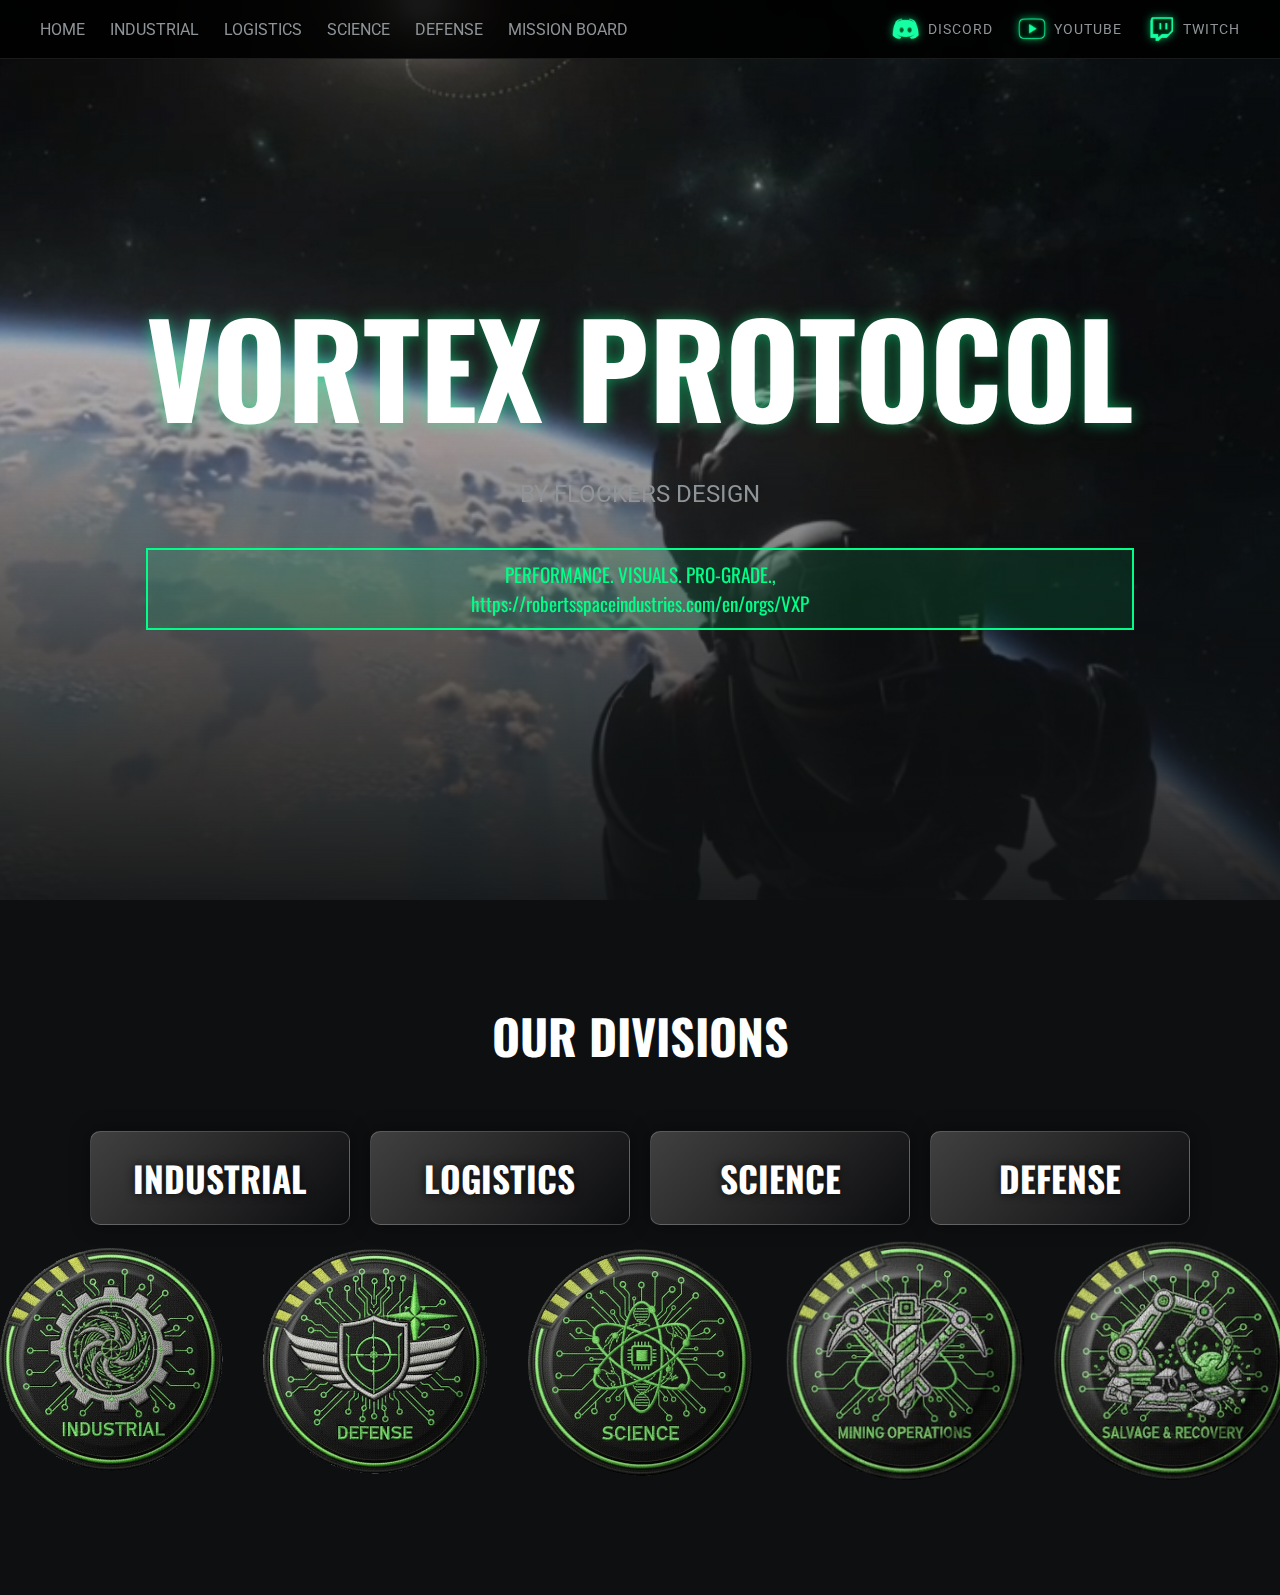
<file: index.html>
<!DOCTYPE html>
<html lang="en">
<head>
    <meta charset="UTF-8">
    <meta name="viewport" content="width=device-width, initial-scale=1.0">
    <title>VORTEX PROTOCOL</title>
    <link rel="stylesheet" href="./CSS/Style.css">
    <link href="https://fonts.googleapis.com/css2?family=Oswald:wght@400;700&family=Roboto:wght@300;400;700&display=swap" rel="stylesheet">
</head>
<body>
<header class="navbar">
    <div class="navbar-left">
      <!--   <a href="index.html" class="logo">VORTEX PROTOCOL</a> -->

        <!-- Hamburger button -->
        <button class="hamburger" aria-label="Toggle menu">
            <span></span>
            <span></span>
            <span></span>
        </button>

        <nav>
            <ul>
                <li><a href="index.html">HOME</a></li>
                <li><a href="industrial.html">INDUSTRIAL</a></li>
                <li><a href="#">LOGISTICS</a></li>
                <li><a href="#">SCIENCE</a></li>
                <li><a href="#">DEFENSE</a></li>
                <li><a href="missionboard.html">MISSION BOARD</a></li>

                <!-- Mobile only social icons -->
                <li class="mobile-socials">
                    <a href="https://discord.gg/DuWnazV4" class="icon-link"><img src="./Images/Discord.png" alt="Discord Icon"><span>DISCORD</span></a>
                    <a href="#" class="icon-link"><img src="./Images/Youtube.png" alt="YouTube Icon"><span>YOUTUBE</span></a>
                    <a href="https://www.twitch.tv/flockersdesign" class="icon-link"><img src="./Images/Twitch.png" alt="Twitch Icon"><span>TWITCH</span></a>
                </li>
            </ul>
        </nav>
    </div>

    <!-- Desktop social icons (right side) -->
    <div class="navbar-right">
        <a href="https://discord.gg/DuWnazV4" class="icon-link"><img src="./Images/Discord.png" alt="Discord Icon"><span>DISCORD</span></a>
        <a href="#" class="icon-link"><img src="./Images/Youtube.png" alt="YouTube Icon"><span>YOUTUBE</span></a>
        <a href="https://www.twitch.tv/flockersdesign" class="icon-link"><img src="./Images/Twitch.png" alt="Twitch Icon"><span>TWITCH</span></a>
    </div>
</header>

<main>
    <!-- Hero Section -->
    <section class="hero-section">
        <video autoplay muted loop playsinline id="bg-video">
            <source src="./movies/BGAnim.mp4" type="video/mp4">
            Your browser does not support HTML5 video.
        </video>
        <div class="hero-overlay"></div>
        <div class="hero-content">
            <div class="main-logo-container">
                <p class="large-brand-name">VORTEX PROTOCOL</p>
                <p class="tagline">BY FLOCKERS DESIGN</p>
                <div class="promo-text-box">
                    <p>PERFORMANCE. VISUALS. PRO-GRADE.,<br>https://robertsspaceindustries.com/en/orgs/VXP</p>
                </div>
            </div>
        </div>
    </section>

    <!-- Divisions Section -->
    <section class="divisions-section">
        <h2 class="section-title">OUR DIVISIONS</h2>
        <div class="divisions-grid">
            <a href="#" class="division-card industrial-card">
                <div class="card-default-content"><h3>INDUSTRIAL</h3></div>
                <div class="hover-content">
                    <p>MINING, SALVAGE, & REFINERY OPERATIONS. CORE RESOURCE EXTRACTION AND PROCESSING.</p>

                </div>
            </a>
            <a href="#" class="division-card logistics-card">
                <div class="card-default-content"><h3>LOGISTICS</h3></div>
                <div class="hover-content">
                    <p>CARGO HAULING, TRADE ROUTES, & FLEET RE-SUPPLY. MOVING ASSETS ACROSS THE 'VERSE.</p>

                </div>
            </a>
            <a href="#" class="division-card science-card">
                <div class="card-default-content"><h3>SCIENCE</h3></div>
                <div class="hover-content">
                    <p>EXPLORATION, DATA COLLECTION, & JUMP POINT DISCOVERY. RESEARCH AND DEVELOPMENT.</p>

                </div>
            </a>
            <a href="#" class="division-card defense-card">
                <div class="card-default-content"><h3>DEFENSE</h3></div>
                <div class="hover-content">
                    <p>COMBAT ESCORTS, PATROL ROUTES, & PIRATE INTERDICTION. FLEET ASSET PROTECTION.</p>

                </div>
            </a>
        </div>

        <div class="card-header">
            <img src="./Images/Patches/LOGISTICS-DIVISION.png" alt="Industrial Icon" class="card-icon">               
            <img src="./Images/Patches/INDUSTRIAL-DIVISION.png" alt="Industrial Icon" class="card-icon">
            <img src="./Images/Patches/DEFENSE-DIVISION.png" alt="Industrial Icon" class="card-icon">
            <img src="./Images/Patches/SCIENCE-DIVISION.png" alt="Industrial Icon" class="card-icon">
            <img src="./Images/Patches/Mining-Operation.png" alt="Industrial Icon" class="card-icon">
            <img src="./Images/Patches/Salvage-recovery.png" alt="Industrial Icon" class="card-icon">
            <img src="./Images/Patches/refining-enginering.png" alt="Industrial Icon" class="card-icon">
        </div>
    </section>
</main>

<!-- JS for Hamburger Menu -->
<script>
    const hamburger = document.querySelector('.hamburger');
    const nav = document.querySelector('.navbar-left nav');

    hamburger.addEventListener('click', () => {
        nav.classList.toggle('active');
        hamburger.classList.toggle('open');
    });
</script>
</body>
</html>
</file>
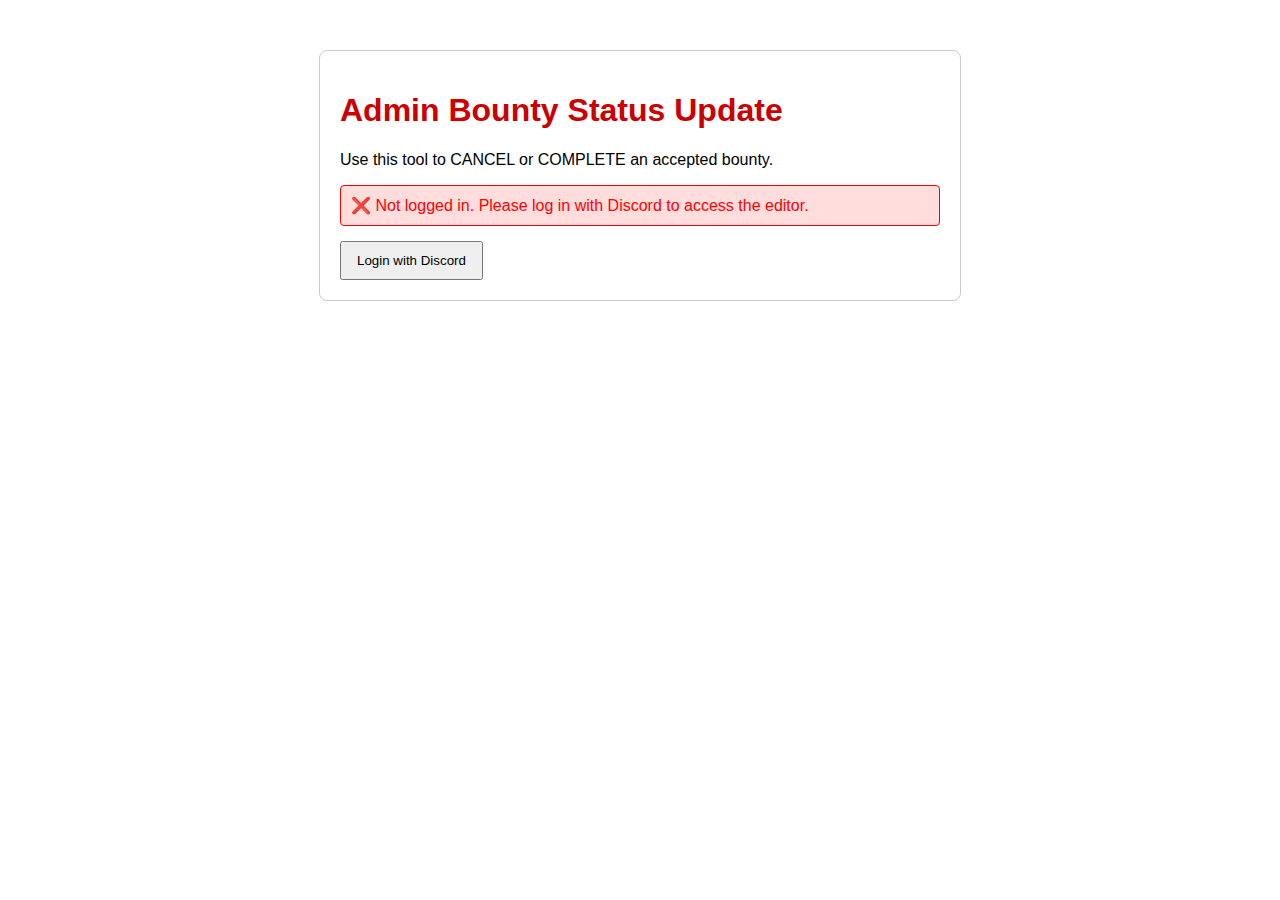
<file: admin.html>
<!DOCTYPE html>
<html lang="en">
<head>
    <meta charset="UTF-8">
    <title>Admin Bounty Editor</title>
    <style>
        /* Optional basic styling for better admin experience */
        body { font-family: sans-serif; max-width: 600px; margin: 50px auto; padding: 20px; border: 1px solid #ccc; border-radius: 8px; }
        h1 { color: #cc0000; }
        .alert { padding: 10px; margin-bottom: 15px; border-radius: 4px; }
        .error { background-color: #fdd; border: 1px solid #f00; color: #f00; }
        .success { background-color: #dfd; border: 1px solid #0f0; color: #070; }
        .login-status { margin-bottom: 20px; font-weight: bold; }
        button { padding: 10px 15px; cursor: pointer; }
    </style>
</head>
<body>
    <h1>Admin Bounty Status Update</h1>
    <p>Use this tool to CANCEL or COMPLETE an accepted bounty.</p>

    <div id="loginStatus" class="login-status"></div>
    <button id="discordLoginBtn" style="display: none;">Login with Discord</button>
    <button id="logoutBtn" style="display: none;">Logout</button>
    
    <div id="formContainer" style="display: none;">
        <form id="statusUpdateForm">
            <label for="bountyId">Bounty Target ID (e.g., Gendo_dk):</label>
            <input type="text" id="bountyId" required><br><br>

            <label for="newStatus">New Status:</label>
            <select id="newStatus" required>
                <option value="CANCELLED">CANCELLED (Bounty re-opens)</option>
                <option value="COMPLETED">COMPLETED (Bounty re-opens)</option>
                <option value="FAILED">FAILED (Bounty stays open, if needed)</option>
            </select><br><br>

            <button type="submit">Update Bounty Status</button>
        </form>
    </div>

    <script>
        // =========================================================================
        // 🚨 1. REQUIRED CONFIGURATION (REPLACE THESE VALUES) 🚨
        // =========================================================================
        const ADMIN_WEBHOOK_URL = 'YOUR_NEW_ADMIN_WEBHOOK_URL_HERE'; // <<< From your Admin Make.com Scenario
        const CLIENT_ID = '849658679774674994';               // <<< From Discord Developer Portal
        const CLIENT_SECRET = 'hQxa2zlLmQgI_yaGnpxNMo6VSiYmi94w';       // <<< From Discord Developer Portal
        const REDIRECT_URI = 'https://erasmusdev.github.io/Vortex-Protocol/admin.html';               // <<< Must match Discord Dev Portal (e.g., http://admin.yourdomain.com/editor.html)
        // =========================================================================

        const API_URL = 'https://discord.com/api/v10';
        const OAUTH_URL = `${API_URL}/oauth2/authorize?client_id=${CLIENT_ID}&response_type=code&redirect_uri=${REDIRECT_URI}&scope=identify`;

        const DISCORD_ID_KEY = 'adminDiscordId';
        const PLAYER_NAME_KEY = 'adminPlayerName';

        const loginStatusDiv = document.getElementById('loginStatus');
        const discordLoginBtn = document.getElementById('discordLoginBtn');
        const logoutBtn = document.getElementById('logoutBtn');
        const formContainer = document.getElementById('formContainer');

        // --- UI STATE MANAGEMENT ---
        function updateUI(isLoggedIn, name) {
            if (isLoggedIn) {
                loginStatusDiv.className = 'alert success';
                loginStatusDiv.textContent = `✅ Logged in as: ${name}. You can update bounties below.`;
                discordLoginBtn.style.display = 'none';
                logoutBtn.style.display = 'inline-block';
                formContainer.style.display = 'block';
            } else {
                loginStatusDiv.className = 'alert error';
                loginStatusDiv.textContent = '❌ Not logged in. Please log in with Discord to access the editor.';
                discordLoginBtn.style.display = 'inline-block';
                logoutBtn.style.display = 'none';
                formContainer.style.display = 'none';
            }
        }

        // --- DISCORD OAUTH LOGIC ---
        discordLoginBtn.addEventListener('click', () => {
            window.location.href = OAUTH_URL;
        });

        logoutBtn.addEventListener('click', () => {
            sessionStorage.removeItem(DISCORD_ID_KEY);
            sessionStorage.removeItem(PLAYER_NAME_KEY);
            window.history.replaceState({}, document.title, REDIRECT_URI);
            updateUI(false);
        });

        async function processLogin() {
            const storedId = sessionStorage.getItem(DISCORD_ID_KEY);
            const storedName = sessionStorage.getItem(PLAYER_NAME_KEY);
            const params = new URLSearchParams(window.location.search);
            const code = params.get('code');

            if (storedId) {
                // User is logged in
                updateUI(true, storedName);
                return;
            }

            if (code) {
                // Exchange code for token (this requires the CLIENT_SECRET)
                try {
                    const tokenResponse = await fetch(`${API_URL}/oauth2/token`, {
                        method: 'POST',
                        headers: { 'Content-Type': 'application/x-www-form-urlencoded' },
                        body: new URLSearchParams({
                            client_id: CLIENT_ID,
                            client_secret: CLIENT_SECRET,
                            grant_type: 'authorization_code',
                            code: code,
                            redirect_uri: REDIRECT_URI
                        })
                    });
                    const tokenData = await tokenResponse.json();

                    if (tokenData.access_token) {
                        const userResponse = await fetch(`${API_URL}/users/@me`, {
                            headers: { 'Authorization': `Bearer ${tokenData.access_token}` }
                        });
                        const userData = await userResponse.json();

                        if (userData.id) {
                            const name = userData.global_name || userData.username;
                            sessionStorage.setItem(PLAYER_NAME_KEY, name);
                            sessionStorage.setItem(DISCORD_ID_KEY, userData.id);

                            // Clean the URL and refresh UI state
                            window.history.replaceState({}, document.title, REDIRECT_URI);
                            updateUI(true, name);
                            return;
                        }
                    }
                } catch (error) {
                    console.error("Login Error:", error);
                    alert("Authentication failed. Check Client ID/Secret.");
                }
            }

            updateUI(false);
        }

        // --- FORM SUBMISSION LOGIC ---
        document.getElementById('statusUpdateForm').addEventListener('submit', async (e) => {
            e.preventDefault();
            
            const adminId = sessionStorage.getItem(DISCORD_ID_KEY);
            if (!adminId) {
                return alert("You must be logged in to submit this form.");
            }

            const bountyId = document.getElementById('bountyId').value.trim();
            const newStatus = document.getElementById('newStatus').value;

            const payload = {
                bounty: bountyId,
                status: newStatus,
                adminId: adminId // <<< Send the verified Discord ID
            };

            try {
                const response = await fetch(ADMIN_WEBHOOK_URL, {
                    method: 'POST',
                    headers: { 'Content-Type': 'application/json' },
                    body: JSON.stringify(payload)
                });

                // This check assumes Make.com will return an HTTP 200/202 if the filter PASSES
                // and might return a 400 if the filter FAILS (which can be hard to control).
                if (response.ok) {
                    alert(`Bounty ${bountyId} status successfully updated to ${newStatus}.`);
                } else {
                    // This is where a failed Make.com filter often ends up.
                    alert("Error updating status. Access Denied (Whitelist check failed) or Webhook Issue.");
                }
            } catch (error) {
                console.error("Fetch error:", error);
                alert("Network error. Could not connect to the update service.");
            }
        });

        // Initialize the login check on page load
        processLogin();
    </script>
</body>
</html>
</file>
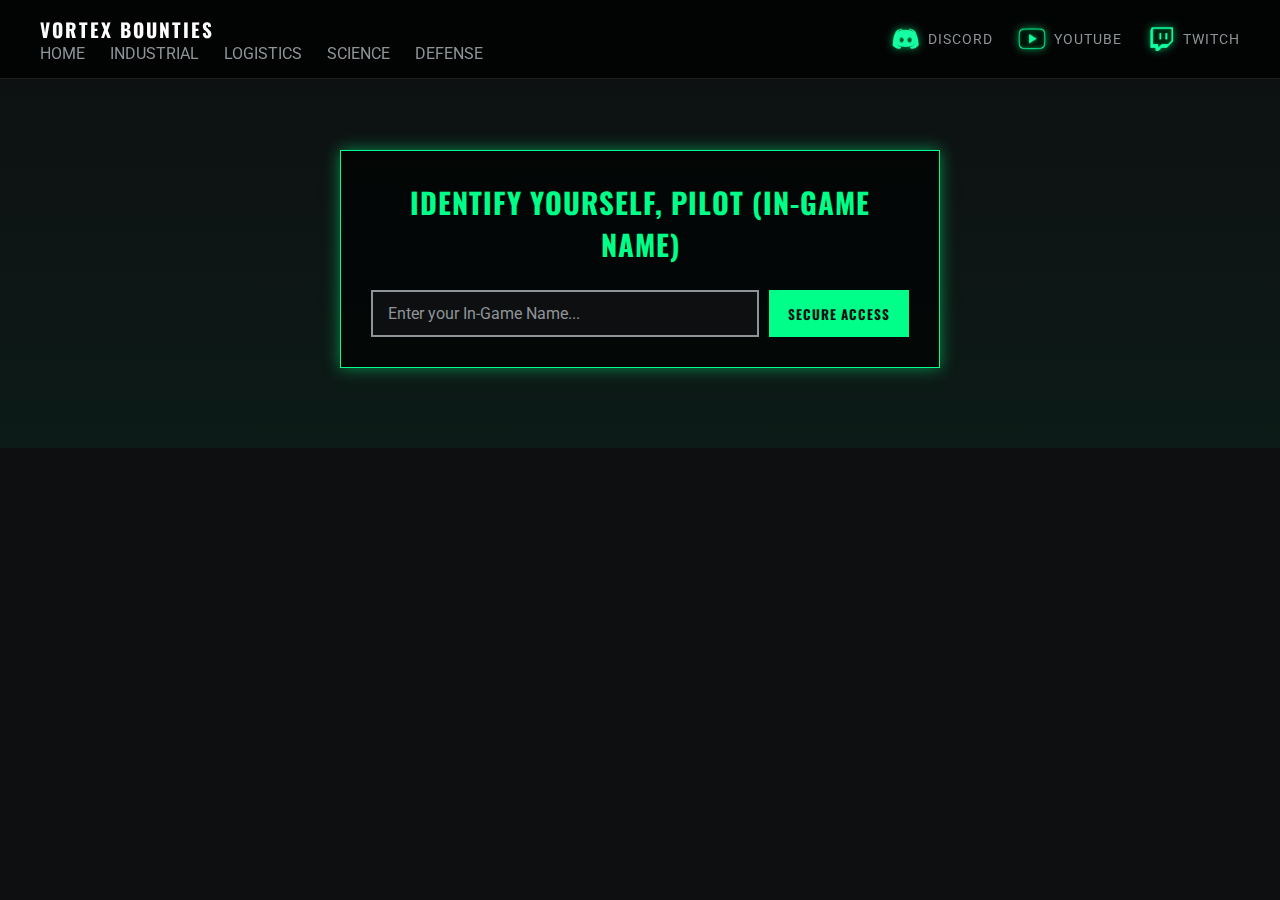
<file: Bountys - Copy.html>
<!DOCTYPE html>
<html lang="en">
<head>
  <meta charset="utf-8" />
  <meta name="viewport" content="width=device-width,initial-scale=1" />
  <title>Bounty Board</title>
  <link rel="stylesheet" href="./CSS/bountyboard.css" />
  <link href="https://fonts.googleapis.com/css2?family=Oswald:wght@400;700&family=Roboto:wght@300;400;700&display=swap" rel="stylesheet" />
</head>
<body>
<header class="navbar">
  <div class="navbar-left">
    <a href="index.html" class="logo">VORTEX BOUNTIES</a>
    <nav>
      <ul>
        <li><a href="index.html">HOME</a></li>
        <li><a href="#">INDUSTRIAL</a></li>
        <li><a href="#">LOGISTICS</a></li>
        <li><a href="#">SCIENCE</a></li>
        <li><a href="#">DEFENSE</a></li>
      </ul>
    </nav>
  </div>
  <div class="navbar-right">
    <a href="https://discord.gg/DuWnazV4" class="icon-link"><img src="./Images/Discord.png" alt="Discord Icon"><span>DISCORD</span></a>
    <a href="#" class="icon-link"><img src="./Images/Youtube.png" alt="YouTube Icon"><span>YOUTUBE</span></a>
    <a href="https://www.twitch.tv/flockersdesign" class="icon-link"><img src="./Images/Twitch.png" alt="Twitch Icon"><span>TWITCH</span></a>
  </div>
</header>

<section class="player-setup-section" id="player-setup-section-wrapper">
  <div id="player-setup" class="setup-container">
    <h2 class="setup-title">IDENTIFY YOURSELF, PILOT (IN-GAME NAME)</h2>
    <div class="input-group">
      <input type="text" id="playerNameInput" placeholder="Enter your In-Game Name..." class="styled-input" />
      <button id="savePlayer" class="styled-button">Secure Access</button>
    </div>
  </div>
</section>

<section id="bounty-section" style="display:none; padding:20px;">
  <h2 class="section-protocol-title">AVAILABLE BOUNTIES</h2>

  <div class="large-content-card industrial">
    <div class="card-header-icon">
      <img src="./Images/Patches/Mining-Operation.png" alt="Bounty Icon" class="card-large-icon" />
      <h2>Gendo_dk</h2>
    </div>
    <div class="card-body">
      <p class="card-tagline">Reward: 100.000 UEC</p>
      <p class="card-main-text">This user has killed multiple from our Org so now has a bounty. Target is active in the asteroid belt of Yela.</p>
      <button class="accept-bounty styled-button" data-bounty="Gendo_dk">Accept Bounty</button>
    </div>
  </div>

  <div class="large-content-card logistics">
    <div class="card-header-icon">
      <img src="./Images/Patches/Salvage-recovery.png" alt="Bounty Icon" class="card-large-icon" />
      <h2>Starfire_X</h2>
    </div>
    <div class="card-body">
      <p class="card-tagline">Reward: 50.00 UEC</p>
      <p class="card-main-text">Caught raiding our supply routes multiple times. Last seen near Port Olisar.</p>
      <button class="accept-bounty styled-button" data-bounty="Starfire_X">Accept Bounty</button>
    </div>
  </div>

  <div class="large-content-card defense">
    <div class="card-header-icon">
      <img src="./Images/Patches/Salvage-recovery.png" alt="Bounty Icon" class="card-large-icon" />
      <h2>MrViking</h2>
    </div>
    <div class="card-body">
      <p class="card-tagline">Reward: 1.000.000 UEC</p>
      <p class="card-main-text">High-value target. Caught raiding our supply routes multiple times. Current location unknown (RISK: HIGH).</p>
      <button class="accept-bounty styled-button" data-bounty="MrViking">Accept Bounty</button>
    </div>
  </div>

  <div class="large-content-card defense">
    <div class="card-header-icon">
      <img src="./Images/Patches/Salvage-recovery.png" alt="Bounty Icon" class="card-large-icon" />
      <h2>Granden</h2>
    </div>
    <div class="card-body">
      <p class="card-tagline">Reward: 1.500.000 UEC</p>
      <p class="card-main-text">High-value target. Caught raiding our supply routes multiple times. Current location unknown (RISK: HIGH).</p>
      <button class="accept-bounty styled-button" data-bounty="Granden">Accept Bounty</button>
    </div>
  </div>
</section>

<script>
document.addEventListener('DOMContentLoaded', () => {
  const CSV_DATA_URL = 'https://docs.google.com/spreadsheets/d/11Z1mGOzrpVnKhNV-hnOIJmrWAGl5DeGLnEn5gMlsriE/export?format=csv&gid=0';
  const webhookURL = 'https://hook.eu2.make.com/y25idqg0rqvbj73jyt4udw7o71kal1b4';
  const REDIRECT_URL = 'https://erasmusdev.github.io/Vortex-Protocol';
  const USER_NAME_KEY = 'PlayerInGameName';

  const saveBtn = document.getElementById('savePlayer');
  const playerNameInput = document.getElementById('playerNameInput');
  const bountySection = document.getElementById('bounty-section');
  const playerSetupSectionWrapper = document.getElementById('player-setup-section-wrapper');

  async function applyGlobalStatus() {
    const bountyStatusMap = {};
    const CSV_SPLIT_REGEX = /,(?=(?:[^"]*"[^"]*")*[^"]*$)/;
    try {
      const response = await fetch(CSV_DATA_URL);
      if (!response.ok) throw new Error(`HTTP error! Status: ${response.status}`);
      const csvText = await response.text();
      const lines = csvText.trim().split('\n');
      if (lines.length <= 1) return;
      const cleanField = field => field.replace(/^"|"$/g, '').trim();
      const headers = lines[0].split(CSV_SPLIT_REGEX).map(cleanField);
      const bountyIdIndex = headers.indexOf('Bounty_ID');
      const statusIndex = headers.indexOf('Status');
      if (bountyIdIndex === -1 || statusIndex === -1) return;
      for (let i = 1; i < lines.length; i++) {
        const columns = lines[i].split(CSV_SPLIT_REGEX);
        if (columns.length <= Math.max(bountyIdIndex, statusIndex)) continue;
        const bountyId = cleanField(columns[bountyIdIndex]);
        const status = cleanField(columns[statusIndex]).toUpperCase();
        if (bountyId) bountyStatusMap[bountyId] = status;
      }
    } catch (err) {
      console.error('Failed to fetch bounty data', err);
      return;
    }

    document.querySelectorAll('.large-content-card').forEach(card => {
      const targetPlayerId = card.querySelector('h2').textContent.trim();
      const btn = card.querySelector('.accept-bounty');
      if (!btn) return;
      const status = bountyStatusMap[targetPlayerId] || 'NEW';
      if (status === 'ACCEPTED') {
        btn.disabled = true;
        btn.textContent = "ACCEPTED";
        btn.classList.add('accepted-bounty-btn');
      } else if (['COMPLETED','CANCELLED','FAILED'].includes(status)) {
        card.style.display = 'none';
      } else {
        btn.disabled = false;
        btn.textContent = "Accept Bounty";
        btn.classList.remove('accepted-bounty-btn');
        card.style.display = 'block';
      }
    });
  }

  async function initializeBountyBoard() {
    await applyGlobalStatus();
    const storedPlayerName = sessionStorage.getItem(USER_NAME_KEY);
    if (storedPlayerName) {
      playerSetupSectionWrapper.style.display = 'none';
      bountySection.style.display = 'block';
    } else {
      playerSetupSectionWrapper.style.display = 'block';
      bountySection.style.display = 'none';
    }
  }
  initializeBountyBoard();

  saveBtn.addEventListener('click', () => {
    const playerName = playerNameInput.value.trim();
    if (!playerName) return alert("Your In-Game Name is required for Secure Access.");
    sessionStorage.setItem(USER_NAME_KEY, playerName);
    playerSetupSectionWrapper.style.display = 'none';
    bountySection.style.display = 'block';
  });

  // Helper that evaluates webhook response to determine if it's a DENY
  function isDeniedResponse(response, bodyText, parsedJson) {
    // 1) non-OK HTTP status
    if (!response.ok && response.status !== 200) return true;

    // 2) JSON fields that indicate failure
    if (parsedJson) {
      // common patterns: { success: false }, { allowed: false }, { whitelisted: false }, { error: "..."}
      if (parsedJson.success === false) return true;
      if (parsedJson.allowed === false) return true;
      if (parsedJson.whitelisted === false) return true;
      if (typeof parsedJson.error === 'string' && parsedJson.error.length) return true;
      if (typeof parsedJson.message === 'string' && /denied|not whitelisted|unauthor/i.test(parsedJson.message)) return true;
      if (typeof parsedJson.status === 'string' && /denied|unauthor|forbidden/i.test(parsedJson.status)) return true;
    }

    // 3) fallback: raw text keyword checks
    if (typeof bodyText === 'string') {
      if (/denied|not whitelisted|not authorized|unauthorized|forbidden|access denied|not allowed/i.test(bodyText)) return true;
      // some flows return plain "false" or "0" - treat them as denies
      if (/^\s*(false|0)\s*$/i.test(bodyText)) return true;
    }

    // otherwise, treat as allowed
    return false;
  }

  document.querySelectorAll('.accept-bounty').forEach(btn => {
    btn.addEventListener('click', async () => {
      const acceptingPlayerName = sessionStorage.getItem(USER_NAME_KEY);
      const targetCard = btn.closest('.large-content-card');
      const targetPlayer = targetCard.querySelector('h2').textContent.trim();
      const rewardText = targetCard.querySelector('.card-tagline')?.textContent.replace('Reward: ', '').trim() || 'N/A';

      if (!acceptingPlayerName) {
        alert("Session expired. Please re-enter your In-Game Name, pilot.");
        playerSetupSectionWrapper.style.display = 'block';
        bountySection.style.display = 'none';
        return;
      }
      if (btn.disabled) return alert(`Bounty "${targetPlayer}" is already accepted!`);

      // set a neutral "sending" state (don't show accepted yet)
      btn.disabled = true;
      const prevText = btn.textContent;
      btn.textContent = "SENDING SIGNAL...";
      btn.classList.add('sending-bounty-btn');

      const payload = {
        bounty: targetPlayer,
        player: acceptingPlayerName,
        reward: rewardText,
        timestamp: new Date().toISOString(),
        status: "ACCEPTED",
        UserwhitelistId: acceptingPlayerName
      };

      try {
        const response = await fetch(webhookURL, {
          method: 'POST',
          headers: { 'Content-Type': 'application/json' },
          body: JSON.stringify(payload)
        });

        // read text and try parse JSON
        const resultText = await response.text();
        console.log("Webhook status:", response.status);
        console.log("Webhook body:", resultText);

        let parsed = null;
        try {
          parsed = JSON.parse(resultText);
        } catch (e) {
          // not JSON, that's fine
        }

        // robust denial detection
        if (isDeniedResponse(response, resultText, parsed)) {
          // Access denied -> revert UI, clear session, redirect
          alert("ACCESS DENIED — You are not on the whitelist.");
          sessionStorage.removeItem(USER_NAME_KEY);
          // optional: small delay so user sees the alert before redirecting
          window.location.href = REDIRECT_URL;
          return;
        }

        // Success path: mark accepted and refresh status
        btn.textContent = "ACCEPTED (Awaiting Global Status)";
        btn.classList.remove('sending-bounty-btn');
        btn.classList.add('accepted-bounty-btn');
        // optionally keep disabled; global status will update soon
        setTimeout(initializeBountyBoard, 4000);
        alert(`Bounty "${targetPlayer}" accepted!`);

      } catch (err) {
        console.error("Webhook error:", err);
        alert("Error communicating with server. Please try again.");
        // revert UI
        btn.disabled = false;
        btn.textContent = prevText || "Accept Bounty";
        btn.classList.remove('sending-bounty-btn');
        btn.classList.remove('accepted-bounty-btn');
      }
    });
  });
});
</script>
</body>
</html>
</file>
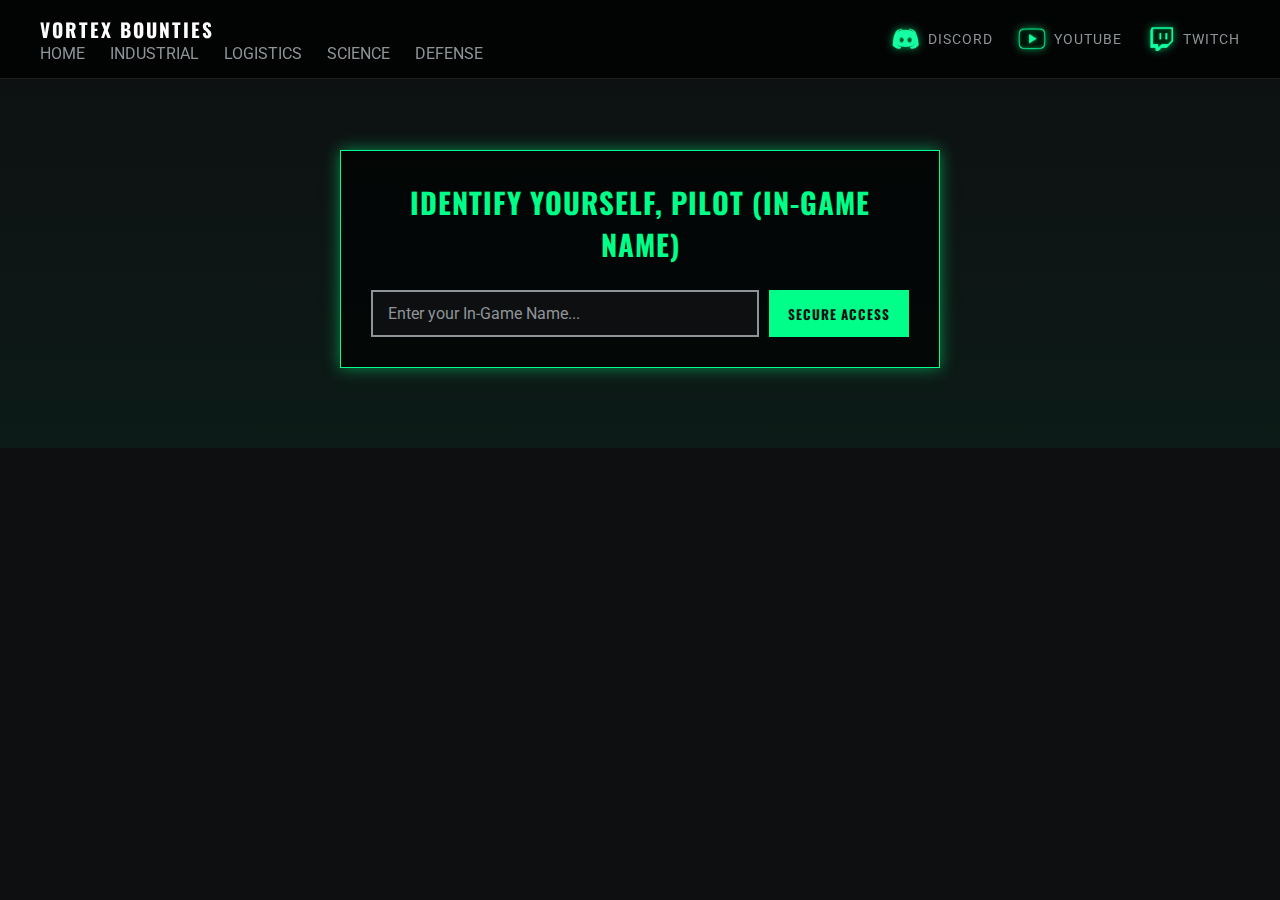
<file: Bountys.html>
<!DOCTYPE html>
<html lang="en">
<head>
    <meta charset="UTF-8">
    <meta name="viewport" content="width=device-width, initial-scale=1.0">
    <title>Bounty Board</title>
    <link rel="stylesheet" href="./CSS/bountyboard.css">
    <link href="https://fonts.googleapis.com/css2?family=Oswald:wght@400;700&family=Roboto:wght@300;400;700&display=swap" rel="stylesheet">
    
    </head>
<body>

<header class="navbar">
    <div class="navbar-left">
        <a href="index.html" class="logo">VORTEX BOUNTIES</a>
        <nav>
            <ul>
                <li><a href="index.html">HOME</a></li>
                <li><a href="#">INDUSTRIAL</a></li>
                <li><a href="#">LOGISTICS</a></li>
                <li><a href="#">SCIENCE</a></li>
                <li><a href="#">DEFENSE</a></li>
            </ul>
        </nav>
    </div>
    <div class="navbar-right">
        <a href="https://discord.gg/DuWnazV4" class="icon-link"><img src="./Images/Discord.png" alt="Discord Icon"><span>DISCORD</span></a>
        <a href="#" class="icon-link"><img src="./Images/Youtube.png" alt="YouTube Icon"><span>YOUTUBE</span></a>
        <a href="https://www.twitch.tv/flockersdesign" class="icon-link"><img src="./Images/Twitch.png" alt="Twitch Icon"><span>TWITCH</span></a>
    </div>
</header>

<section class="player-setup-section" id="player-setup-section-wrapper">
    <div id="player-setup" class="setup-container">
        <h2 class="setup-title">IDENTIFY YOURSELF, PILOT (IN-GAME NAME)</h2>
        <div class="input-group">
            <input type="text" id="playerNameInput" placeholder="Enter your In-Game Name..." class="styled-input">
            <button id="savePlayer" class="styled-button">Secure Access</button>
        </div>
    </div>
</section>

<section id="bounty-section" style="display:none; padding: 20px;">
    <h2 class="section-protocol-title">AVAILABLE BOUNTIES</h2>

    <div class="large-content-card industrial">
        <div class="card-header-icon">
            <img src="./Images/Patches/Mining-Operation.png" alt="Bounty Icon" class="card-large-icon">
            <h2>Gendo_dk</h2> 
        </div>
        <div class="card-body">
            <p class="card-tagline">Reward: 100.000 UEC</p>
            <p class="card-main-text">This user has killed multiple from our Org so now has a bounty. Target is active in the asteroid belt of Yela.</p>
            <button class="accept-bounty styled-button" data-bounty="Gendo_dk">Accept Bounty</button>
        </div>
    </div>

    <div class="large-content-card logistics">
        <div class="card-header-icon">
            <img src="./Images/Patches/Salvage-recovery.png" alt="Bounty Icon" class="card-large-icon">
            <h2>Starfire_X</h2>
        </div>
        <div class="card-body">
            <p class="card-tagline">Reward: 50.00 UEC</p>
            <p class="card-main-text">Caught raiding our supply routes multiple times. Last seen near Port Olisar.</p>
            <button class="accept-bounty styled-button" data-bounty="Starfire_X">Accept Bounty</button>
        </div>
    </div>

    <div class="large-content-card defense">
        <div class="card-header-icon">
            <img src="./Images/Patches/Salvage-recovery.png" alt="Bounty Icon" class="card-large-icon">
            <h2>MrViking</h2>
        </div>
        <div class="card-body">
            <p class="card-tagline">Reward: 1.000.000 UEC</p>
            <p class="card-main-text">High-value target. Caught raiding our supply routes multiple times. Current location unknown (RISK: HIGH).</p>
            <button class="accept-bounty styled-button" data-bounty="MrViking">Accept Bounty</button>
        </div>
    </div>

    <div class="large-content-card defense">
        <div class="card-header-icon">
            <img src="./Images/Patches/Salvage-recovery.png" alt="Bounty Icon" class="card-large-icon">
            <h2>Granden</h2>
        </div>
        <div class="card-body">
            <p class="card-tagline">Reward: 1.500.000 UEC</p>
            <p class="card-main-text">High-value target. Caught raiding our supply routes multiple times. Current location unknown (RISK: HIGH).</p>
            <button class="accept-bounty styled-button" data-bounty="Granden">Accept Bounty</button>
        </div>
    </div>
</section>

<script>
document.addEventListener('DOMContentLoaded', (event) => {
    // --- CONFIGURATION ---
    // 1. CSV Data URL from your Google Sheet
    // 💥 FIX: Using the /export?format=csv&gid=0 format to avoid 404/CORS errors
    const CSV_DATA_URL = 'https://docs.google.com/spreadsheets/d/11Z1mGOzrpVnKhNV-hnOIJmrWAGl5DeGLnEn5gMlsriE/export?format=csv&gid=0'; 
    
    // 2. Your existing Make.com Webhook URL (for ACCEPTING bounties)
    const webhookURL = 'https://hook.eu2.make.com/y25idqg0rqvbj73jyt4udw7o71kal1b4'; 

    // --- ELEMENT REFERENCES ---
    const saveBtn = document.getElementById('savePlayer');
    // **USING CORRECTED INPUT ID**
    const playerNameInput = document.getElementById('playerNameInput'); 
    
    const bountySection = document.getElementById('bounty-section');
    const playerSetupSectionWrapper = document.getElementById('player-setup-section-wrapper'); 
    
    // **USING CORRECTED SESSION KEY**
    const USER_NAME_KEY = 'PlayerInGameName'; 

    // ----------------------------------------------------
    // CHECK AND APPLY GLOBAL ACCEPTED/CLOSED STATUS (Via Google Sheets CSV)
    // ----------------------------------------------------
    async function applyGlobalStatus() {
        const bountyStatusMap = {}; 
        const CSV_SPLIT_REGEX = /,(?=(?:[^"]*"[^"]*")*[^"]*$)/; 

        try {
            const response = await fetch(CSV_DATA_URL);
            
            if (!response.ok) {
                // Throw an error if the sheet access fails (e.g., still not published)
                 throw new Error(`HTTP error! Status: ${response.status}`);
            }

            const csvText = await response.text();
            
            const lines = csvText.trim().split('\n');
            if (lines.length <= 1) return;

            const cleanField = field => field.replace(/^"|"$/g, '').trim();

            const headers = lines[0].split(CSV_SPLIT_REGEX).map(cleanField);
            const bountyIdIndex = headers.indexOf('Bounty_ID');
            const statusIndex = headers.indexOf('Status'); 
            
            if (bountyIdIndex === -1 || statusIndex === -1) {
                console.warn("CSV headers (Bounty_ID or Status) were not found. Check sheet headers and publishing.");
                return;
            }

            // Iterate ALL rows to find the LATEST status for each bounty
            for (let i = 1; i < lines.length; i++) {
                const columns = lines[i].split(CSV_SPLIT_REGEX);
                
                if (columns.length <= Math.max(bountyIdIndex, statusIndex)) continue; 

                const bountyId = columns[bountyIdIndex] ? cleanField(columns[bountyIdIndex]) : '';
                const status = columns[statusIndex] ? cleanField(columns[statusIndex]).toUpperCase() : '';

                if (bountyId) {
                    // The last entry processed for this ID wins, giving the current status
                    bountyStatusMap[bountyId] = status; 
                }
            }

        } catch (error) {
            console.error("Failed to fetch or parse global bounty list from Google Sheets. Check Publish to Web settings and network.", error);
            // On error, we exit without updating the board, keeping existing state (New)
            return;
        }

        // 2. Apply UI state based on the calculated current status
        document.querySelectorAll('.large-content-card').forEach(card => {
            const targetPlayerId = card.querySelector('h2').textContent.trim();
            const btn = card.querySelector('.accept-bounty');
            
            if (!btn) return;

            const status = bountyStatusMap[targetPlayerId] || 'NEW'; 

            if (status === 'ACCEPTED') {
                // BOUNTY IS CLAIMED - Disable button and grey out
                btn.disabled = true;
                btn.textContent = "ACCEPTED";
                btn.classList.add('accepted-bounty-btn'); 
                card.style.display = 'block'; 
            } 
            else if (status === 'COMPLETED' || status === 'CANCELLED' || status === 'FAILED') {
                // BOUNTY IS CLOSED - Hide the card completely
                card.style.display = 'none'; 
            }
            else { 
                // BOUNTY IS NEW - Show and make clickable
                btn.disabled = false;
                btn.textContent = "Accept Bounty"; 
                btn.classList.remove('accepted-bounty-btn'); 
                card.style.display = 'block';
            }
        });
    }

    // ----------------------------------------------------
    // INITIAL DATA FETCH AND PLAYER SETUP LOGIC
    // ----------------------------------------------------
    async function initializeBountyBoard() {
        await applyGlobalStatus();

        // CHECK FOR SAVED USERNAME
        const storedPlayerName = sessionStorage.getItem(USER_NAME_KEY);
        
        if (storedPlayerName) {
            playerSetupSectionWrapper.style.display = 'none'; 
            bountySection.style.display = 'block';
        } else {
            playerSetupSectionWrapper.style.display = 'block';
            bountySection.style.display = 'none';
        }
    }
    
    initializeBountyBoard();
    
    // --- SAVE BUTTON LISTENER ---
    saveBtn.addEventListener('click', () => {
        // Get In-Game Name
        const playerName = playerNameInput.value.trim(); 

        // Validation
        if(!playerName) return alert("Your In-Game Name is required for Secure Access.");
        
        // Save to session storage
        sessionStorage.setItem(USER_NAME_KEY, playerName); 
        
        playerSetupSectionWrapper.style.display = 'none'; 
        bountySection.style.display = 'block';
    });


    // --- MAKE WEBHOOK POST (Accept Bounty) ---
    document.querySelectorAll('.accept-bounty').forEach(btn => {
        btn.addEventListener('click', async () => {
            // FETCH STORED IN-GAME NAME
            const acceptingPlayerName = sessionStorage.getItem(USER_NAME_KEY); 
            
            const targetCard = btn.closest('.large-content-card'); 
            const targetPlayer = targetCard.querySelector('h2').textContent.trim(); 

            if(!acceptingPlayerName) return alert("Session expired. Please re-enter your In-Game Name, pilot.");

            // Check if the button is already visually disabled before proceeding
            if (btn.disabled) return alert(`Bounty "${targetPlayer}" is already accepted!`);
            
            const rewardElement = targetCard.querySelector('.card-tagline');
            const rewardText = rewardElement ? rewardElement.textContent.replace('Reward: ', '').trim() : 'N/A';

            // *** IMMEDIATE UI UPDATE (Pre-signal) ***
            btn.disabled = true; 
            btn.textContent = "ACCEPTED (Sending Signal)"; 
            btn.classList.add('accepted-bounty-btn'); 

            // Payload structure:
            const payload = {
                bounty: targetPlayer, 
                player: acceptingPlayerName, 
                reward: rewardText, 
                timestamp: new Date().toISOString(),
                status: "ACCEPTED", 
                // CRITICAL: This variable is used for your Make.com Whitelist check
                UserwhitelistId: acceptingPlayerName 
            };

            try {
                const response = await fetch(webhookURL, { 
                    method: 'POST',
                    headers: { 'Content-Type': 'application/json' },
                    body: JSON.stringify(payload) 
                });

                if(response.ok){
                    alert(`Bounty "${targetPlayer}" accepted! The global list will update shortly.`);
                    btn.textContent = "ACCEPTED (Awaiting Global Status)"; 
                    
                    // Re-run status check after delay to confirm status from Google Sheet
                    setTimeout(initializeBountyBoard, 4000); 

                } else {
                    console.error("Webhook POST failed", response.status, response.statusText);
                    // If the Make.com webhook fails (e.g., whitelist check prevents Google Sheet write)
                    alert("Failed to accept bounty. Access Denied (Whitelist check may have failed)."); 
                    // Re-enable the button since the acceptance didn't confirm
                    btn.disabled = false;
                    btn.textContent = "Accept Bounty";
                    btn.classList.remove('accepted-bounty-btn'); 
                }
            } catch(err){
                console.error(err);
                alert("Error sending webhook. Check console for details.");
                btn.disabled = false;
                btn.textContent = "Accept Bounty";
                btn.classList.remove('accepted-bounty-btn'); 
            }
        });
    });
});
</script>

</body>
</html>
</file>
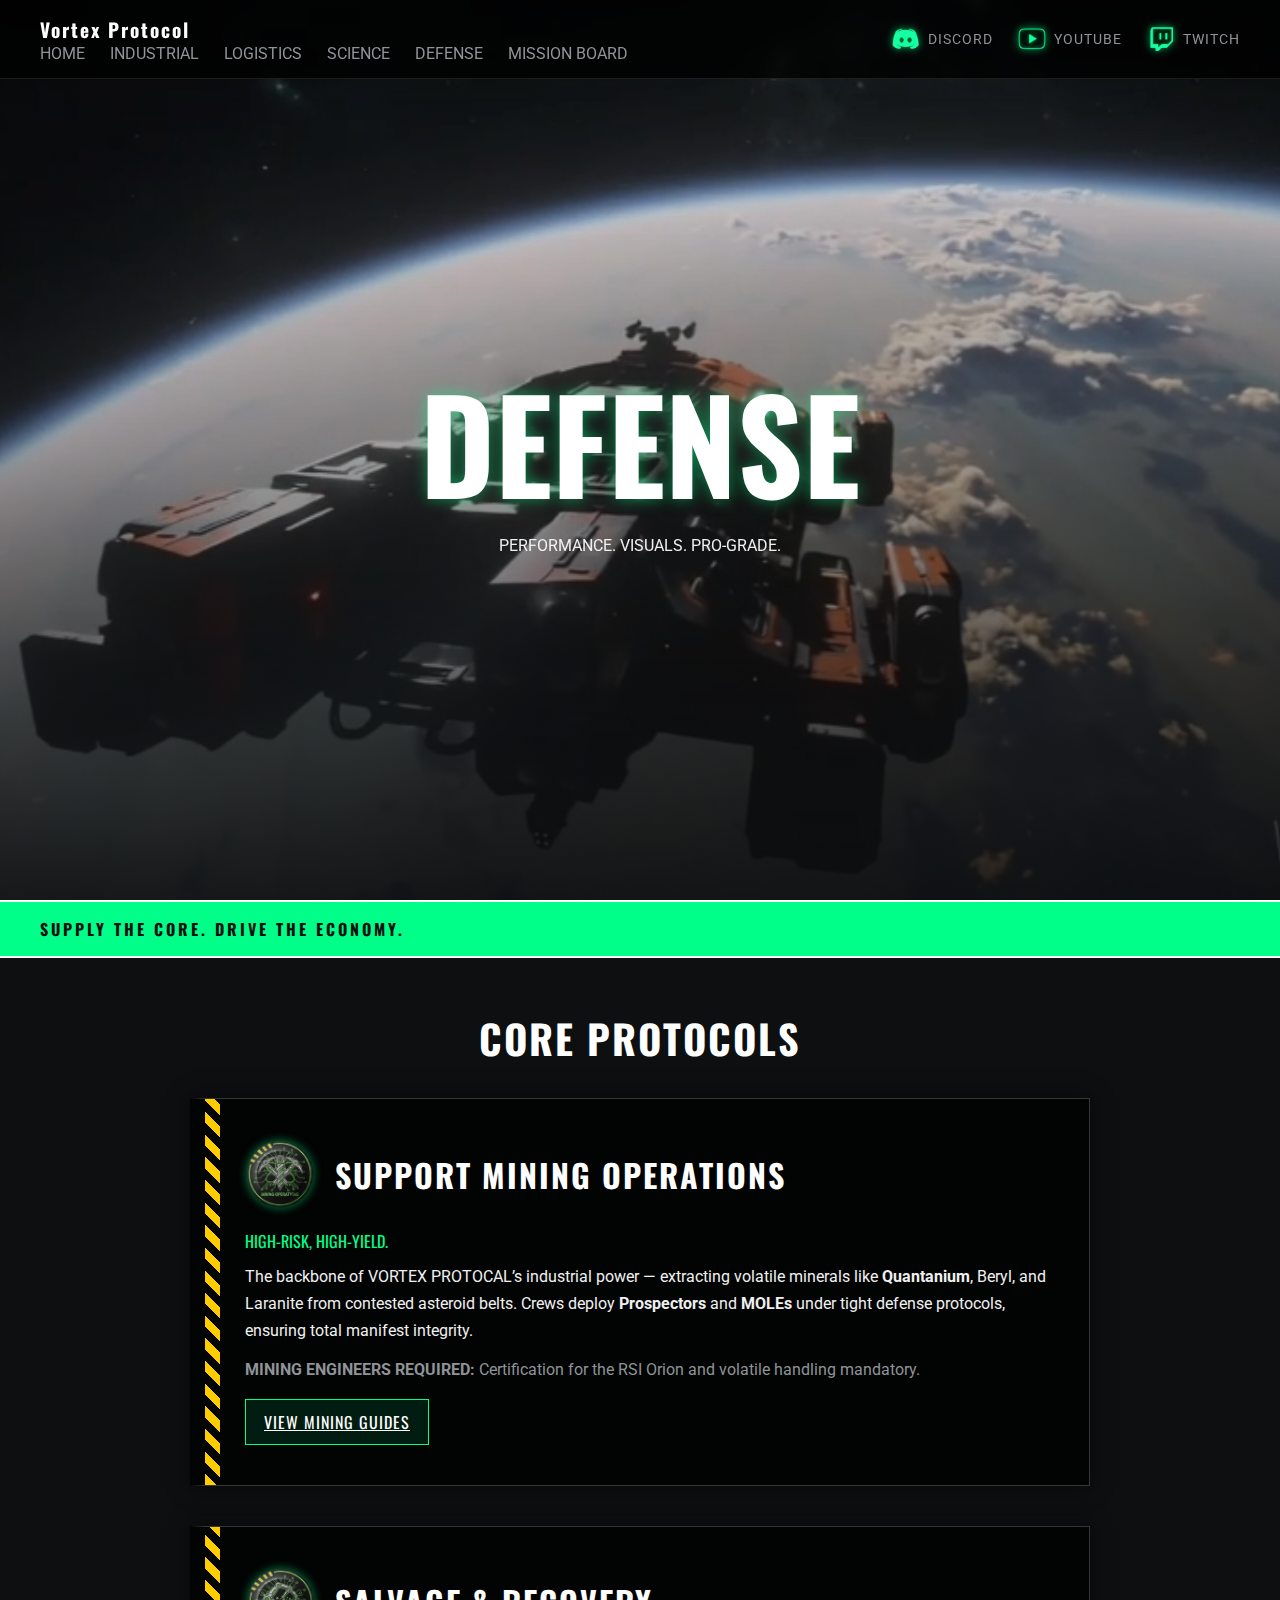
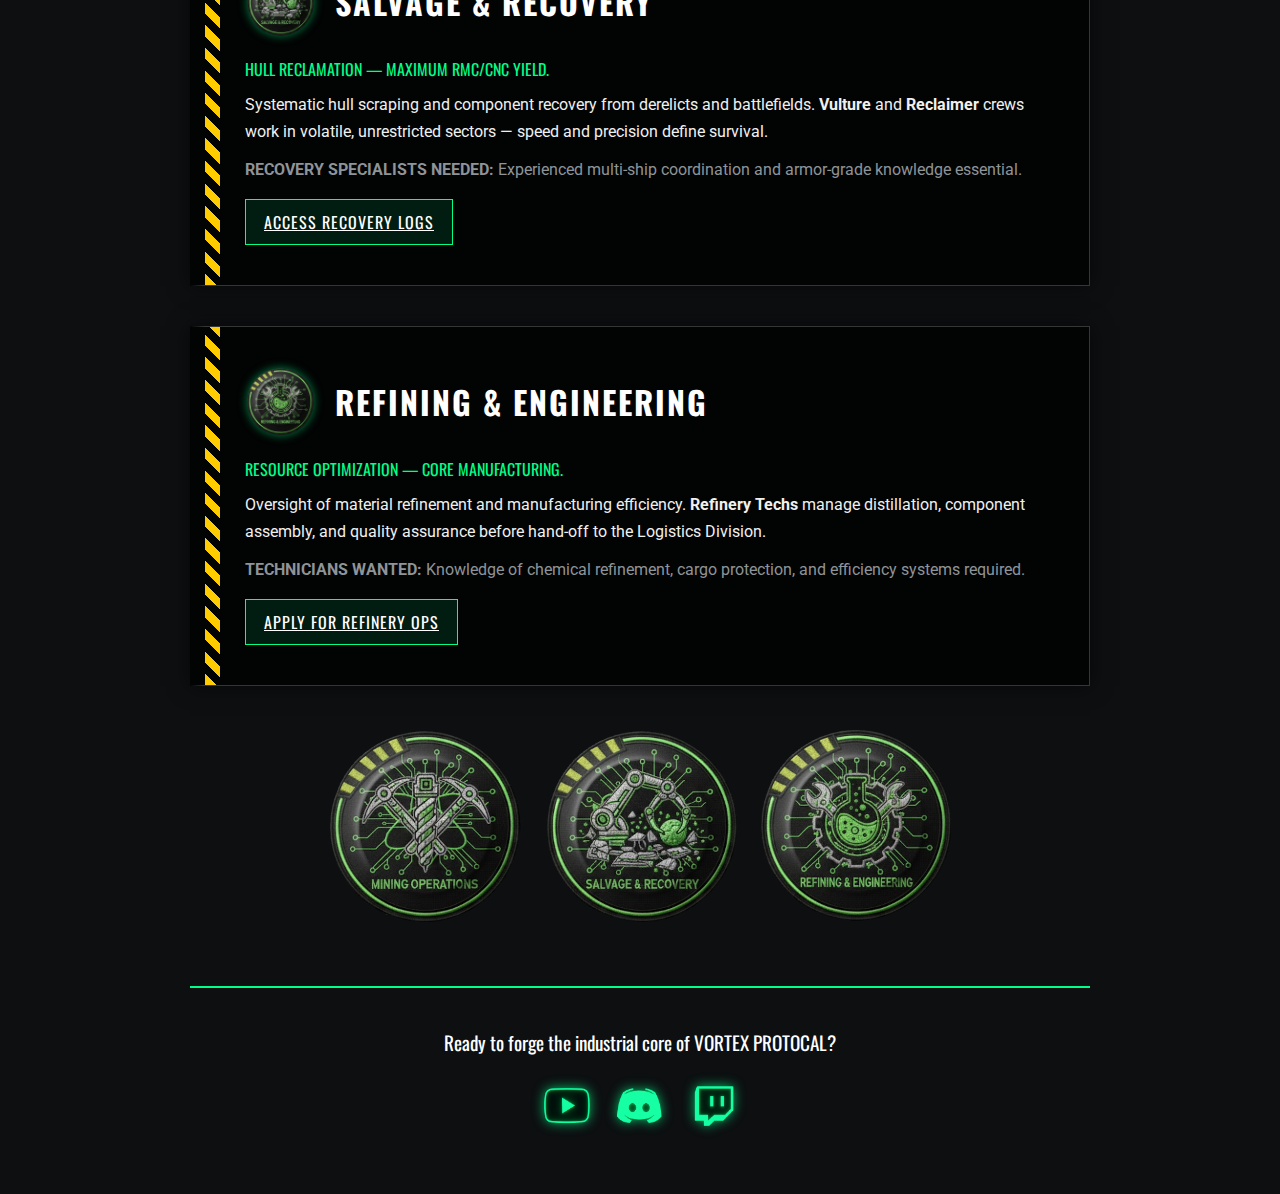
<file: defense.html>
<!DOCTYPE html>
<html lang="en">
<head>
    <meta charset="UTF-8">
    <meta name="viewport" content="width=device-width, initial-scale=1.0">
    <title>Defense Division</title>
    <link rel="stylesheet" href="./CSS/industrial.css">
    <link href="https://fonts.googleapis.com/css2?family=Oswald:wght@400;700&family=Roboto:wght@300;400;700&display=swap" rel="stylesheet">
</head>
<body>
    <!-- ===== NAVBAR ===== -->
    <header class="navbar">
        <div class="navbar-left">
            <a href="index.html" class="logo">Vortex Protocol</a>
            <nav>
                <ul>
                    <li><a href="index.html">HOME</a></li>
                    <li><a href="industrial.html">INDUSTRIAL</a></li>
                    <li><a href="#">LOGISTICS</a></li>
                    <li><a href="#">SCIENCE</a></li>
                    <li><a href="#">DEFENSE</a></li>
                    <li><a href="missionboard.html">MISSION BOARD</a></li>
                </ul>
            </nav>
        </div>

        </div>
        <div class="navbar-right">
        <a href="https://discord.gg/DuWnazV4" class="icon-link"><img src="./Images/Discord.png" alt="Discord Icon"><span>DISCORD</span></a>
        <a href="#" class="icon-link"><img src="./Images/Youtube.png" alt="YouTube Icon"><span>YOUTUBE</span></a>
        <a href="https://www.twitch.tv/flockersdesign" class="icon-link"><img src="./Images/Twitch.png" alt="Twitch Icon"><span>TWITCH</span></a>
    </div>

    </header>

        <!-- Hero Section with Video Background -->
        <section class="hero-section">
            <video autoplay muted loop playsinline id="bg-video">
                <source src="./movies/IndustrialDivision.mp4" type="video/mp4">
                Your browser does not support HTML5 video.
            </video>
            <div class="hero-overlay"></div>

            <div class="hero-content">
                <div class="main-logo-container">
                    <p class="large-brand-name">DEFENSE</p>
                        <p>PERFORMANCE. VISUALS. PRO-GRADE.</p>
                    </div>
                </div>
            </div>
        </section>

    <!-- ===== CORE PROTOCOLS ===== -->
    <section class="content-feed-container">
        
        <!-- GREEN BANNER -->
        <div class="full-width-banner">
            <div class="banner-content">
                <p>SUPPLY THE CORE. DRIVE THE ECONOMY.</p>
            </div>
        </div>

        <h2 class="section-protocol-title">CORE PROTOCOLS</h2>

        <!-- MINING -->
        <div class="large-content-card">
            <div class="card-header-icon">
                <img src="./Images/Patches/Mining-Operation.png" alt="Mining Icon" class="card-large-icon">
                <h2>SUPPORT MINING OPERATIONS</h2>
            </div>
            <div class="card-body">
                <p class="card-tagline">HIGH-RISK, HIGH-YIELD.</p>
                <p class="card-main-text">
                    The backbone of VORTEX PROTOCAL’s industrial power — extracting volatile minerals like <strong>Quantanium</strong>, Beryl, and Laranite from contested asteroid belts. Crews deploy <strong>Prospectors</strong> and <strong>MOLEs</strong> under tight defense protocols, ensuring total manifest integrity. 
                </p>
                <p class="card-sub-text">
                    <strong>MINING ENGINEERS REQUIRED:</strong> Certification for the RSI Orion and volatile handling mandatory.
                </p>
                <a href="#" class="read-more">VIEW MINING GUIDES</a>
            </div>
        </div>

        <!-- SALVAGE -->
        <div class="large-content-card">
            <div class="card-header-icon">
                <img src="./Images/Patches/Salvage-recovery.png" alt="Salvage Icon" class="card-large-icon">
                <h2>SALVAGE & RECOVERY</h2>
            </div>
            <div class="card-body">
                <p class="card-tagline">HULL RECLAMATION — MAXIMUM RMC/CNC YIELD.</p>
                <p class="card-main-text">
                    Systematic hull scraping and component recovery from derelicts and battlefields. <strong>Vulture</strong> and <strong>Reclaimer</strong> crews work in volatile, unrestricted sectors — speed and precision define survival.
                </p>
                <p class="card-sub-text">
                    <strong>RECOVERY SPECIALISTS NEEDED:</strong> Experienced multi-ship coordination and armor-grade knowledge essential.
                </p>
                <a href="#" class="read-more">ACCESS RECOVERY LOGS</a>
            </div>
        </div>

        <!-- REFINING -->
        <div class="large-content-card">
            <div class="card-header-icon">
                <img src="./Images/Patches/refining-enginering.png" alt="Refinery Icon" class="card-large-icon">
                <h2>REFINING & ENGINEERING</h2>
            </div>
            <div class="card-body">
                <p class="card-tagline">RESOURCE OPTIMIZATION — CORE MANUFACTURING.</p>
                <p class="card-main-text">
                    Oversight of material refinement and manufacturing efficiency. <strong>Refinery Techs</strong> manage distillation, component assembly, and quality assurance before hand-off to the Logistics Division.
                </p>
                <p class="card-sub-text">
                    <strong>TECHNICIANS WANTED:</strong> Knowledge of chemical refinement, cargo protection, and efficiency systems required.
                </p>
                <a href="#" class="read-more">APPLY FOR REFINERY OPS</a>
            </div>
        </div>

                <div class="card-header">
                    <img src="./Images/Patches/Mining-Operation.png" alt="Industrial Icon" class="card-icon">
                    <img src="./Images/Patches/Salvage-recovery.png" alt="Industrial Icon" class="card-icon">
                    <img src="./Images/Patches/refining-enginering.png" alt="Industrial Icon" class="card-icon">

                </div>

        <!-- FOOTER CTA -->
        <div class="section-footer-cta">
            <p>Ready to forge the industrial core of VORTEX PROTOCAL?</p>
            <div class="footer-links">
                <a href="#" class="social-icon"><img src="./Images/Youtube.png" alt="YouTube"></a>
                <a href="#" class="social-icon"><img src="./Images/Discord.png" alt="Discord"></a>
                <a href="#" class="social-icon"><img src="./Images/Twitch.png" alt="Twitch"></a>
            </div>
        </div>
    </section>

</body>
</html>
</file>
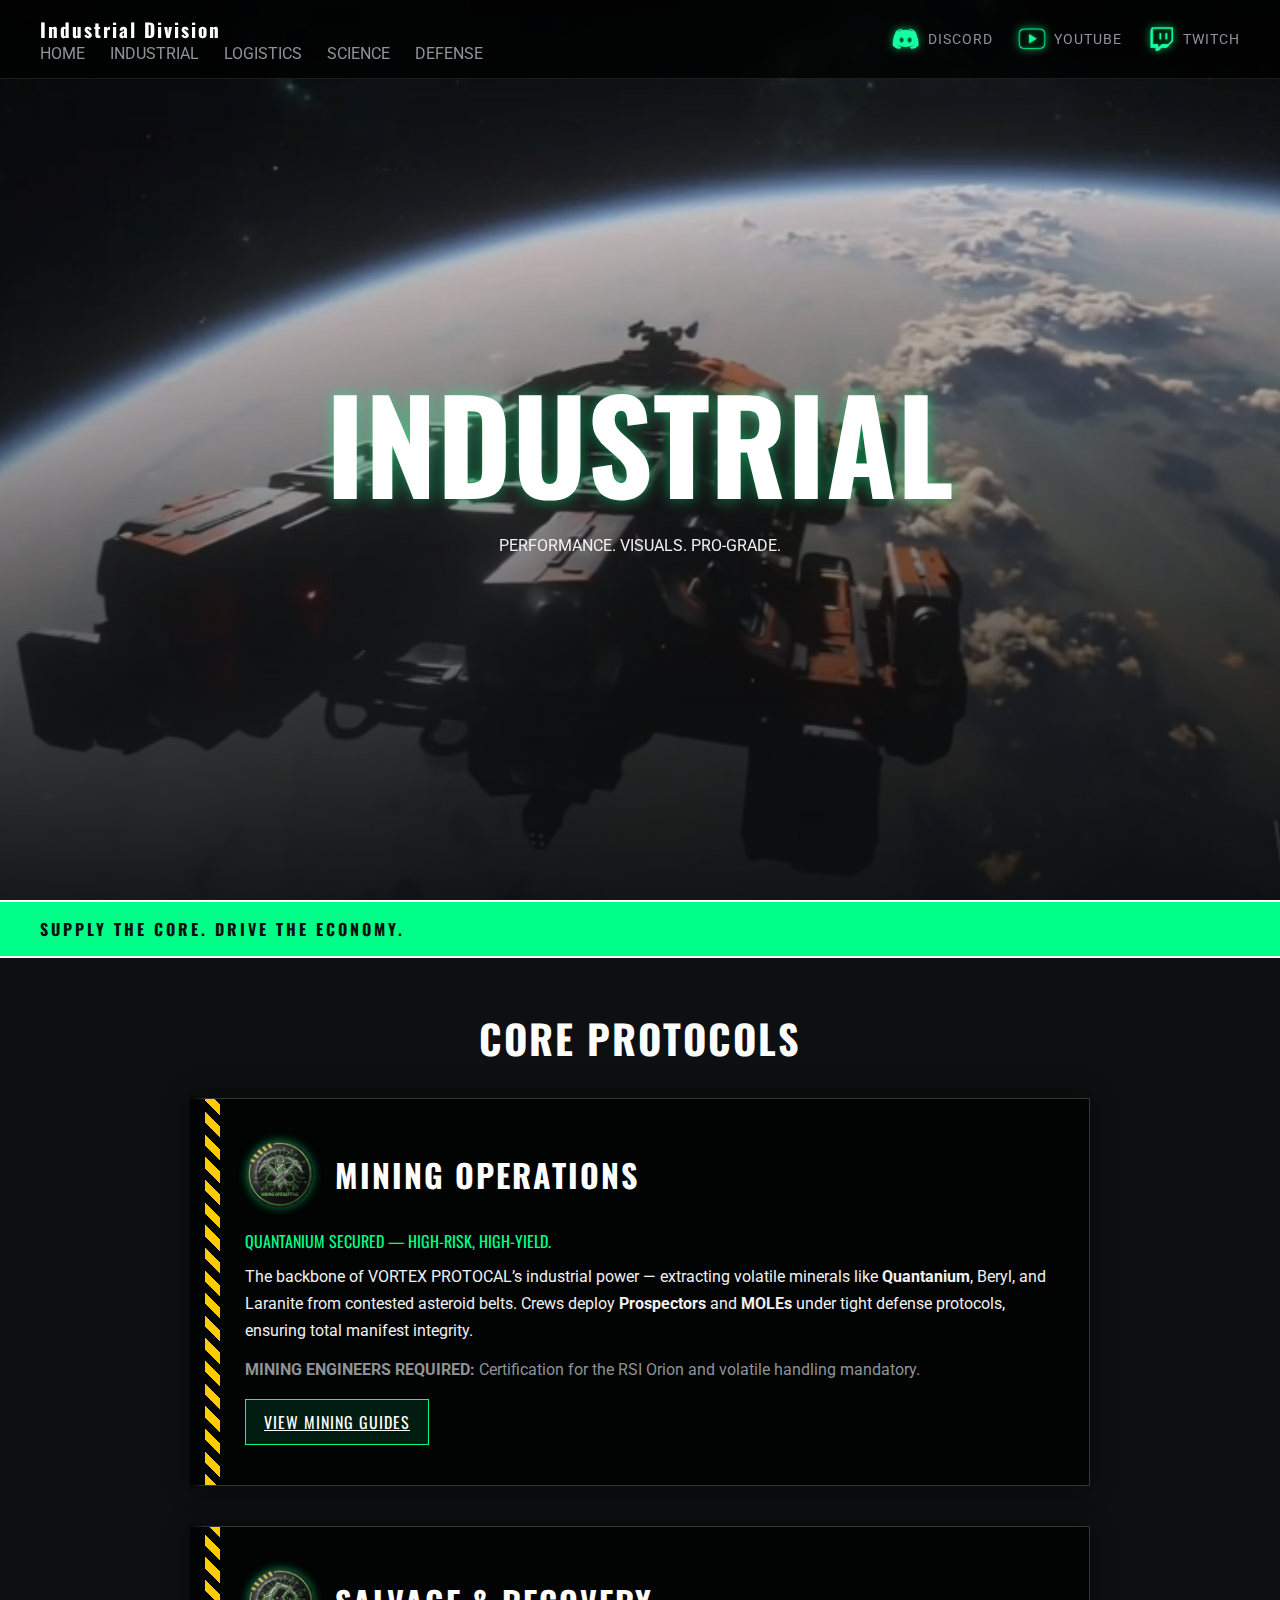
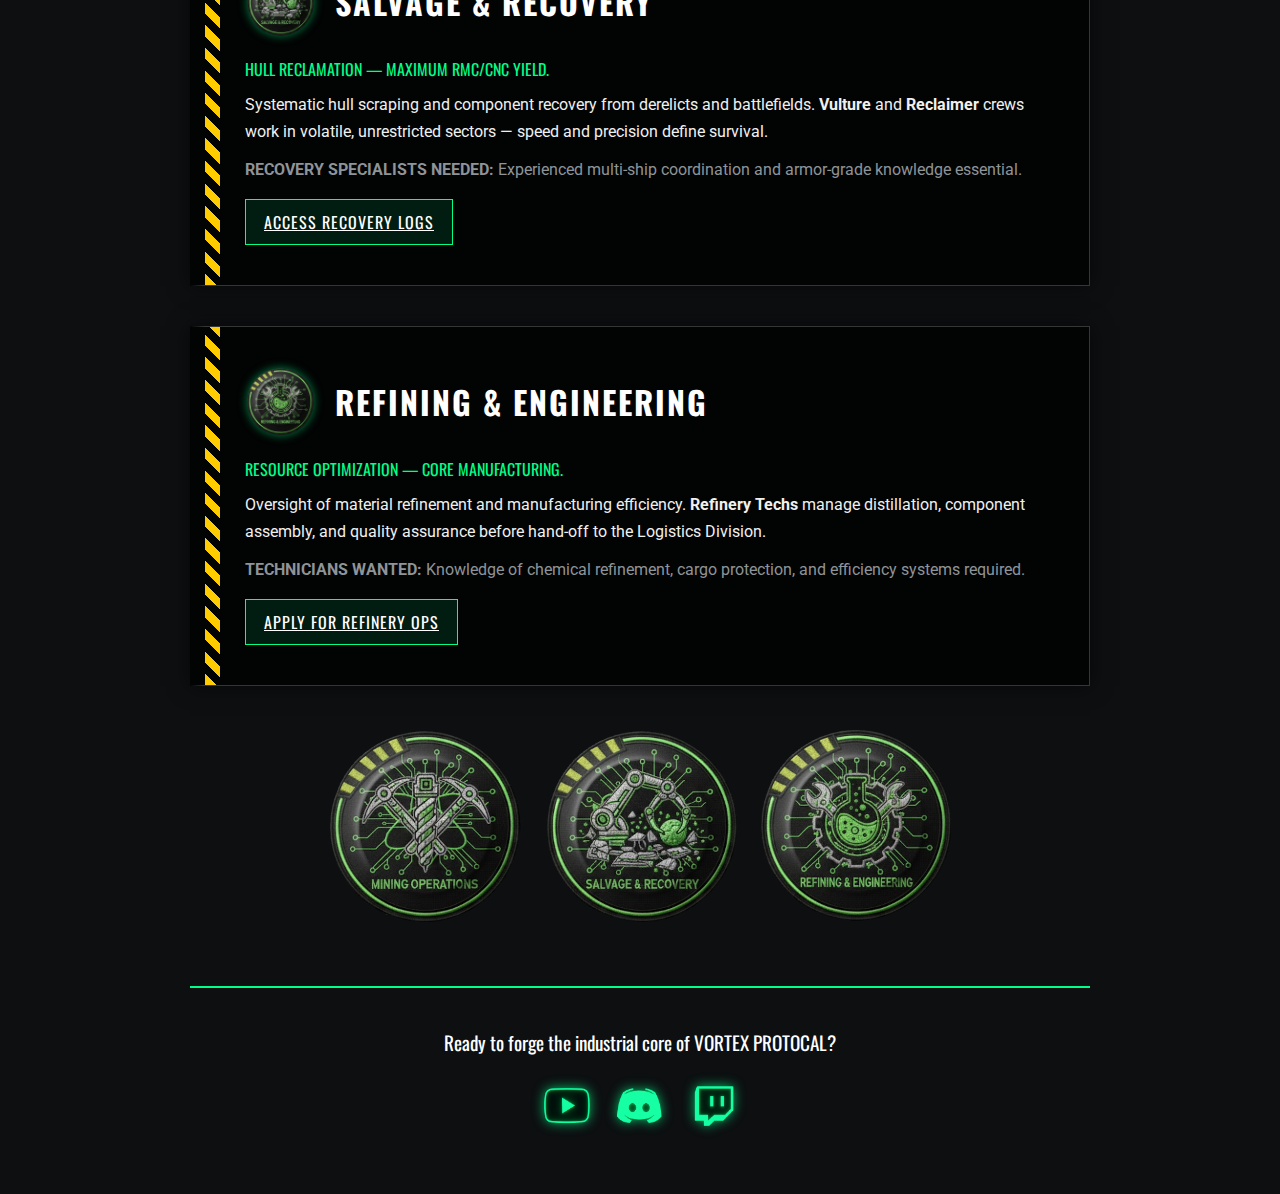
<file: industrial.html>
<!DOCTYPE html>
<html lang="en">
<head>
    <meta charset="UTF-8">
    <meta name="viewport" content="width=device-width, initial-scale=1.0">
    <title>Industrial Division</title>
    <link rel="stylesheet" href="./CSS/industrial.css">
    <link href="https://fonts.googleapis.com/css2?family=Oswald:wght@400;700&family=Roboto:wght@300;400;700&display=swap" rel="stylesheet">
</head>
<body>
    <!-- ===== NAVBAR ===== -->
    <header class="navbar">
        <div class="navbar-left">
            <a href="index.html" class="logo">Industrial Division</a>
            <nav>
                <ul>
                    <li><a href="index.html">HOME</a></li>
                    <li><a href="industrial.html">INDUSTRIAL</a></li>
                    <li><a href="logistics.html">LOGISTICS</a></li>
                    <li><a href="science.html">SCIENCE</a></li>
                    <li><a href="defense.html">DEFENSE</a></li>
                </ul>
            </nav>
        </div>

        <div class="navbar-right">
        <a href="https://discord.gg/DuWnazV4" class="icon-link"><img src="/Images/Discord.png" alt="Discord Icon"><span>DISCORD</span></a>
        <a href="#" class="icon-link"><img src="/Images/Youtube.png" alt="YouTube Icon"><span>YOUTUBE</span></a>
        <a href="https://www.twitch.tv/flockersdesign" class="icon-link"><img src="/Images/Twitch.png" alt="Twitch Icon"><span>TWITCH</span></a>
        </div>
    </header>

        <!-- Hero Section with Video Background -->
        <section class="hero-section">
            <video autoplay muted loop playsinline id="bg-video">
                <source src="./movies/IndustrialDivision.mp4" type="video/mp4">
                Your browser does not support HTML5 video.
            </video>
            <div class="hero-overlay"></div>

            <div class="hero-content">
                <div class="main-logo-container">
                    <p class="large-brand-name">INDUSTRIAL</p>
                        <p>PERFORMANCE. VISUALS. PRO-GRADE.</p>
                    </div>
                </div>
            </div>
        </section>

    <!-- ===== CORE PROTOCOLS ===== -->
    <section class="content-feed-container">
        
        <!-- GREEN BANNER -->
        <div class="full-width-banner">
            <div class="banner-content">
                <p>SUPPLY THE CORE. DRIVE THE ECONOMY.</p>
            </div>
        </div>

        <h2 class="section-protocol-title">CORE PROTOCOLS</h2>

        <!-- MINING -->
        <div class="large-content-card">
            <div class="card-header-icon">
                <img src="/Images/Patches/Mining-Operation.png" alt="Mining Icon" class="card-large-icon">
                <h2>MINING OPERATIONS</h2>
            </div>
            <div class="card-body">
                <p class="card-tagline">QUANTANIUM SECURED — HIGH-RISK, HIGH-YIELD.</p>
                <p class="card-main-text">
                    The backbone of VORTEX PROTOCAL’s industrial power — extracting volatile minerals like <strong>Quantanium</strong>, Beryl, and Laranite from contested asteroid belts. Crews deploy <strong>Prospectors</strong> and <strong>MOLEs</strong> under tight defense protocols, ensuring total manifest integrity. 
                </p>
                <p class="card-sub-text">
                    <strong>MINING ENGINEERS REQUIRED:</strong> Certification for the RSI Orion and volatile handling mandatory.
                </p>
                <a href="#" class="read-more">VIEW MINING GUIDES</a>
            </div>
        </div>

        <!-- SALVAGE -->
        <div class="large-content-card">
            <div class="card-header-icon">
                <img src="/Images/Patches/Salvage-recovery.png" alt="Salvage Icon" class="card-large-icon">
                <h2>SALVAGE & RECOVERY</h2>
            </div>
            <div class="card-body">
                <p class="card-tagline">HULL RECLAMATION — MAXIMUM RMC/CNC YIELD.</p>
                <p class="card-main-text">
                    Systematic hull scraping and component recovery from derelicts and battlefields. <strong>Vulture</strong> and <strong>Reclaimer</strong> crews work in volatile, unrestricted sectors — speed and precision define survival.
                </p>
                <p class="card-sub-text">
                    <strong>RECOVERY SPECIALISTS NEEDED:</strong> Experienced multi-ship coordination and armor-grade knowledge essential.
                </p>
                <a href="#" class="read-more">ACCESS RECOVERY LOGS</a>
            </div>
        </div>

        <!-- REFINING -->
        <div class="large-content-card">
            <div class="card-header-icon">
                <img src="/Images/Patches/refining-enginering.png" alt="Refinery Icon" class="card-large-icon">
                <h2>REFINING & ENGINEERING</h2>
            </div>
            <div class="card-body">
                <p class="card-tagline">RESOURCE OPTIMIZATION — CORE MANUFACTURING.</p>
                <p class="card-main-text">
                    Oversight of material refinement and manufacturing efficiency. <strong>Refinery Techs</strong> manage distillation, component assembly, and quality assurance before hand-off to the Logistics Division.
                </p>
                <p class="card-sub-text">
                    <strong>TECHNICIANS WANTED:</strong> Knowledge of chemical refinement, cargo protection, and efficiency systems required.
                </p>
                <a href="#" class="read-more">APPLY FOR REFINERY OPS</a>
            </div>
        </div>

                <div class="card-header">
                    <img src="/Images/Patches/Mining-Operation.png" alt="Industrial Icon" class="card-icon">
                    <img src="/Images/Patches/Salvage-recovery.png" alt="Industrial Icon" class="card-icon">
                    <img src="/Images/Patches/refining-enginering.png" alt="Industrial Icon" class="card-icon">

                </div>

        <!-- FOOTER CTA -->
        <div class="section-footer-cta">
            <p>Ready to forge the industrial core of VORTEX PROTOCAL?</p>
            <div class="footer-links">
                <a href="#" class="social-icon"><img src="/Images/Youtube.png" alt="YouTube"></a>
                <a href="#" class="social-icon"><img src="/Images/Discord.png" alt="Discord"></a>
                <a href="#" class="social-icon"><img src="/Images/Twitch.png" alt="Twitch"></a>
            </div>
        </div>
    </section>

</body>
</html>
</file>
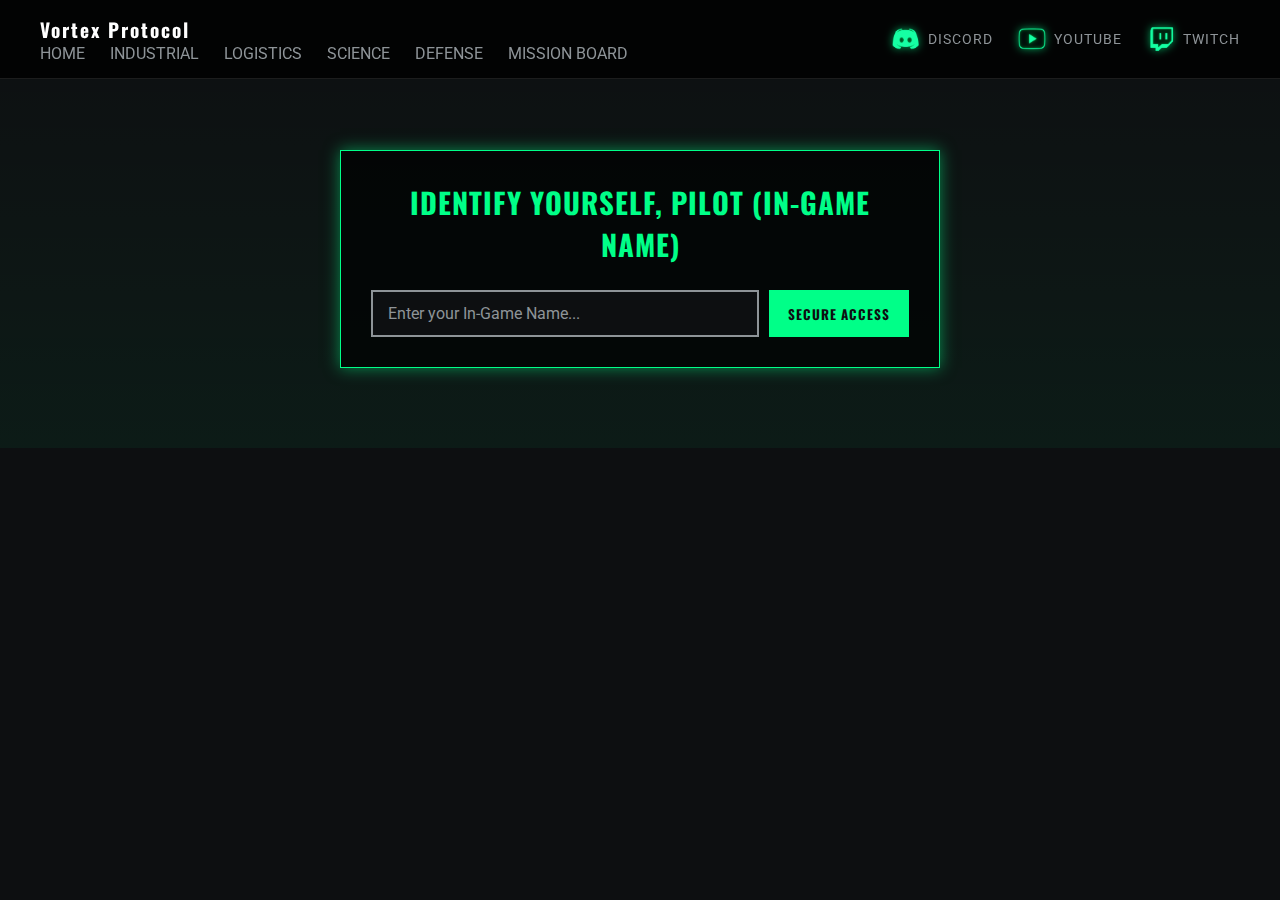
<file: missionboard.html>
<!DOCTYPE html>
<html lang="en">
<head>
  <meta charset="utf-8" />
  <meta name="viewport" content="width=device-width,initial-scale=1" />
  <title>Mission Board</title>
  <link rel="stylesheet" href="./CSS/bountyboard.css" />
  <link href="https://fonts.googleapis.com/css2?family=Oswald:wght@400;700&family=Roboto:wght@300;400;700&display=swap" rel="stylesheet" />
</head>
<body>
    <!-- ===== NAVBAR ===== -->
    <header class="navbar">
        <div class="navbar-left">
            <a href="index.html" class="logo">Vortex Protocol</a>
            <nav>
                <ul>
                    <li><a href="index.html">HOME</a></li>
                    <li><a href="industrial.html">INDUSTRIAL</a></li>
                    <li><a href="#">LOGISTICS</a></li>
                    <li><a href="#">SCIENCE</a></li>
                    <li><a href="#">DEFENSE</a></li>
                    <li><a href="missionboard.html">MISSION BOARD</a></li>
                </ul>
            </nav>
        </div>
        
  <div class="navbar-right">
    <a href="https://discord.gg/DuWnazV4" class="icon-link"><img src="./Images/Discord.png" alt="Discord Icon"><span>DISCORD</span></a>
    <a href="#" class="icon-link"><img src="./Images/Youtube.png" alt="YouTube Icon"><span>YOUTUBE</span></a>
    <a href="https://www.twitch.tv/flockersdesign" class="icon-link"><img src="./Images/Twitch.png" alt="Twitch Icon"><span>TWITCH</span></a>
  </div>
</header>

<section class="player-setup-section" id="player-setup-section-wrapper">
  <div id="player-setup" class="setup-container">
    <h2 class="setup-title">IDENTIFY YOURSELF, PILOT (IN-GAME NAME)</h2>
    <div class="input-group">
      <input type="text" id="playerNameInput" placeholder="Enter your In-Game Name..." class="styled-input" />
      <button id="savePlayer" class="styled-button">Secure Access</button>
    </div>
  </div>
</section>

<section id="mission-section" style="display:none; padding:20px;">
  <h2 class="section-protocol-title">AVAILABLE MISSIONS</h2>

  <!-- NEW: Mission Filter Nav Bar -->
  <div class="mission-filter-bar">
    <button class="mission-filter-btn active" data-filter="all">All</button>
    <button class="mission-filter-btn" data-filter="bounty">Bounty</button>
    <button class="mission-filter-btn" data-filter="mining">Mining</button>
    <button class="mission-filter-btn" data-filter="salvage">Salvage</button>
    <button class="mission-filter-btn" data-filter="exploration">Exploration</button>
  </div>

  <!-- BOUNTY'S-->
  <div class="large-content-card" data-mission-type="bounty">
    <div class="card-header-icon">
      <img src="./Images/Patches/Salvage-recovery.png" alt="Mission Icon" class="card-large-icon" />
      <h2>Starfire_X</h2>
    </div>
    <div class="card-body">
      <p class="card-tagline">Reward: 50.000 UEC</p>
      <p class="card-main-text">Caught raiding supply routes. Last seen near Port Olisar.</p>
      <button class="accept-mission styled-button" data-mission="Starfire_X">Accept Mission</button>
    </div>
  </div>
  

<!-- MINING-->

  <div class="large-content-card" data-mission-type="mining">
    <div class="card-header-icon">
      <img src="./Images/Patches/Mining-Operation.png" alt="Mining Icon" class="card-large-icon" />
      <h2>Asteroid Survey</h2>
    </div>
    <div class="card-body">
      <p class="card-tagline">Reward: 25.000 UEC</p>
      <p class="card-main-text">Collect minerals from the Yela asteroid belt.</p>
      <button class="accept-mission styled-button" data-mission="Asteroid Survey">Accept Mission</button>
    </div>
  </div>


<!-- SALVAGE-->

  <div class="large-content-card" data-mission-type="salvage">
    <div class="card-header-icon">
      <img src="./Images/Patches/Salvage-recovery.png" alt="Salvage Icon" class="card-large-icon" />
      <h2>Derelict Wreck</h2>
    </div>
    <div class="card-body">
      <p class="card-tagline">Reward: 40.000 UEC</p>
      <p class="card-main-text">Recover valuable items from a derelict ship near Hurston.</p>
      <button class="accept-mission styled-button" data-mission="Derelict Wreck">Accept Mission</button>
    </div>
  </div>

    <div class="large-content-card" data-mission-type="salvage">
    <div class="card-header-icon">
      <img src="./Images/Patches/Salvage-recovery.png" alt="Salvage Icon" class="card-large-icon" />
      <h2>Polaris Wreck</h2>
    </div>
    <div class="card-body">
      <p class="card-tagline">Reward: 150.000 UEC</p>
      <p class="card-main-text">Salvage the Polaris near Stanton.</p>
      <button class="accept-mission styled-button" data-mission="Derelict Wreck">Accept Mission</button>
    </div>
  </div>


<!-- EXPLORATION-->

  <div class="large-content-card" data-mission-type="exploration">
    <div class="card-header-icon">
      <img src="./Images/Patches/Exploration.png" alt="Exploration Icon" class="card-large-icon" />
      <h2>Unknown Planet Scan</h2>
    </div>
    <div class="card-body">
      <p class="card-tagline">Reward: 60.000 UEC</p>
      <p class="card-main-text">Explore and scan the surface of an uncharted planet.</p>
      <button class="accept-mission styled-button" data-mission="Unknown Planet Scan">Accept Mission</button>
    </div>
  </div>

    <div class="large-content-card" data-mission-type="exploration">
    <div class="card-header-icon">
      <img src="./Images/Patches/Exploration.png" alt="Exploration Icon" class="card-large-icon" />
      <h2>System Scan</h2>
    </div>
    <div class="card-body">
      <p class="card-tagline">Reward: 60.000 UEC</p>
      <p class="card-main-text">Explore and scan the surface of an uncharted planet.</p>
      <button class="accept-mission styled-button" data-mission="Unknown Planet Scan">Accept Mission</button>
    </div>
  </div>

</section>

<script>
document.addEventListener('DOMContentLoaded', () => {
  const CSV_DATA_URL = 'https://docs.google.com/spreadsheets/d/11Z1mGOzrpVnKhNV-hnOIJmrWAGl5DeGLnEn5gMlsriE/export?format=csv&gid=0';
  const webhookURL = 'https://hook.eu2.make.com/y25idqg0rqvbj73jyt4udw7o71kal1b4';
  const REDIRECT_URL = 'https://erasmusdev.github.io/Vortex-Protocol';
  const USER_NAME_KEY = 'PlayerInGameName';

  const saveBtn = document.getElementById('savePlayer');
  const playerNameInput = document.getElementById('playerNameInput');
  const missionSection = document.getElementById('mission-section');
  const playerSetupSectionWrapper = document.getElementById('player-setup-section-wrapper');

  async function applyGlobalStatus() {
    const missionStatusMap = {};
    const CSV_SPLIT_REGEX = /,(?=(?:[^"]*"[^"]*")*[^"]*$)/;
    try {
      const response = await fetch(CSV_DATA_URL);
      if (!response.ok) throw new Error(`HTTP error! Status: ${response.status}`);
      const csvText = await response.text();
      const lines = csvText.trim().split('\n');
      if (lines.length <= 1) return;
      const cleanField = field => field.replace(/^"|"$/g, '').trim();
      const headers = lines[0].split(CSV_SPLIT_REGEX).map(cleanField);
      const missionIdIndex = headers.indexOf('Bounty_ID');
      const statusIndex = headers.indexOf('Status');
      if (missionIdIndex === -1 || statusIndex === -1) return;
      for (let i = 1; i < lines.length; i++) {
        const columns = lines[i].split(CSV_SPLIT_REGEX);
        if (columns.length <= Math.max(missionIdIndex, statusIndex)) continue;
        const missionId = cleanField(columns[missionIdIndex]);
        const status = cleanField(columns[statusIndex]).toUpperCase();
        if (missionId) missionStatusMap[missionId] = status;
      }
    } catch (err) {
      console.error('Failed to fetch mission data', err);
      return;
    }

    document.querySelectorAll('.large-content-card').forEach(card => {
      const missionName = card.querySelector('h2').textContent.trim();
      const btn = card.querySelector('.accept-mission');
      if (!btn) return;
      const status = missionStatusMap[missionName] || 'NEW';
      if (status === 'ACCEPTED') {
        btn.disabled = true;
        btn.textContent = "ACCEPTED";
        btn.classList.add('accepted-mission-btn');
      } else if (['COMPLETED','CANCELLED','FAILED'].includes(status)) {
        card.style.display = 'none';
      } else {
        btn.disabled = false;
        btn.textContent = "Accept Mission";
        btn.classList.remove('accepted-mission-btn');
        card.style.display = 'block';
      }
    });
  }

  async function initializeMissionBoard() {
    await applyGlobalStatus();
    const storedPlayerName = sessionStorage.getItem(USER_NAME_KEY);
    if (storedPlayerName) {
      playerSetupSectionWrapper.style.display = 'none';
      missionSection.style.display = 'block';
    } else {
      playerSetupSectionWrapper.style.display = 'block';
      missionSection.style.display = 'none';
    }
  }

  initializeMissionBoard();

  saveBtn.addEventListener('click', () => {
    const playerName = playerNameInput.value.trim();
    if (!playerName) return alert("Your In-Game Name is required for Secure Access.");
    sessionStorage.setItem(USER_NAME_KEY, playerName);
    playerSetupSectionWrapper.style.display = 'none';
    missionSection.style.display = 'block';
  });

  // Mission filter buttons
  document.querySelectorAll('.mission-filter-btn').forEach(btn => {
    btn.addEventListener('click', () => {
      const filter = btn.dataset.filter;

      document.querySelectorAll('.mission-filter-btn').forEach(b => b.classList.remove('active'));
      btn.classList.add('active');

      document.querySelectorAll('.large-content-card').forEach(card => {
        if (filter === 'all' || card.dataset.missionType === filter) {
          card.style.display = 'block';
        } else {
          card.style.display = 'none';
        }
      });
    });
  });

  document.querySelectorAll('.accept-mission').forEach(btn => {
    btn.addEventListener('click', async () => {
      const missionName = btn.dataset.mission;
      const missionType = btn.closest('.large-content-card').dataset.missionType;
      const playerName = sessionStorage.getItem(USER_NAME_KEY);

      if (!playerName) {
        alert("Session expired. Please re-enter your In-Game Name.");
        playerSetupSectionWrapper.style.display = 'block';
        missionSection.style.display = 'none';
        return;
      }
      if (btn.disabled) return alert(`Mission "${missionName}" is already accepted!`);

      btn.disabled = true;
      const prevText = btn.textContent;
      btn.textContent = "SENDING SIGNAL...";
      btn.classList.add('sending-mission-btn');

      const payload = {
        mission: missionName,
        type: missionType,
        player: playerName,
        timestamp: new Date().toISOString(),
        status: "ACCEPTED"
      };

      try {
        const response = await fetch(webhookURL, {
          method: 'POST',
          headers: { 'Content-Type': 'application/json' },
          body: JSON.stringify(payload)
        });

        const resultText = await response.text();
        let parsed = null;
        try { parsed = JSON.parse(resultText); } catch(e){}

        const denied = !response.ok || 
          (parsed && (parsed.success === false || parsed.allowed === false || parsed.whitelisted === false)) ||
          (/denied|unauthor|forbidden/i.test(resultText));

        if (denied) {
          alert("ACCESS DENIED — You are not on the whitelist.");
          sessionStorage.removeItem(USER_NAME_KEY);
          window.location.href = REDIRECT_URL;
          return;
        }

        btn.textContent = "ACCEPTED (Awaiting Global Status)";
        btn.classList.remove('sending-mission-btn');
        btn.classList.add('accepted-mission-btn');
        setTimeout(initializeMissionBoard, 4000);
        alert(`Mission "${missionName}" accepted!`);
      } catch(err) {
        console.error(err);
        btn.disabled = false;
        btn.textContent = prevText || "Accept Mission";
        btn.classList.remove('sending-mission-btn');
        btn.classList.remove('accepted-mission-btn');
        alert("Error communicating with server. Please try again.");
      }
    });
  });
});
</script>
</body>
</html>
</file>
<file: CSS/Style.css>
@import url('https://fonts.googleapis.com/css2?family=Oswald:wght@400;700&family=Roboto:wght@300;400;700&display=swap');

:root {
  --dark-bg: #0d0f11;
  --text-color: #f0f0f0;
  --accent-color: #00ff88;
  --secondary-accent: #ffffff;
  --gray-text: #8e9498;
  --navbar-bg: rgba(0, 0, 0, 0.9);
  --card-border-color: rgba(255, 255, 255, 0.2);
}

/* Reset & Base */
* { margin:0; padding:0; box-sizing:border-box; }
body {
  font-family:'Roboto',sans-serif;
  color:var(--text-color);
  background-color:var(--dark-bg);
  overflow-x:hidden;
  min-height:100vh;
}

/* --- Navbar --- */
.navbar {
  display:flex;
  justify-content:space-between;
  align-items:center;
  padding:15px 40px;
  background-color:var(--navbar-bg);
  position:fixed;
  width:100%;
  top:0;
  z-index:1000;
  backdrop-filter:blur(5px);
  border-bottom:1px solid rgba(255,255,255,0.1);
}

.logo {
  font-family:'Oswald',sans-serif;
  font-weight:700;
  font-size:1.2em;
  color:var(--secondary-accent);
  text-decoration:none;
  margin-right:30px;
  letter-spacing:2px;
}

.navbar-left nav ul {
  list-style:none;
  display:flex;
  gap:25px;
}

.navbar-left nav ul li a {
  color:var(--gray-text);
  text-decoration:none;
  transition:color 0.3s ease;
}
.navbar-left nav ul li a:hover { color:var(--accent-color); }

/* Social icons */
.navbar-right, .mobile-socials { display:flex; align-items:center; gap:25px; }
.icon-link {
  display:flex; align-items:center;
  color:var(--gray-text); text-decoration:none;
  font-size:0.85em; letter-spacing:1px;
  transition: color 0.3s ease, transform 0.3s ease;
}
.icon-link img {
  width:28px; height:28px; margin-right:8px;
  vertical-align:middle;
  filter: drop-shadow(0 0 4px rgba(0,255,136,0.6));
  transition: transform 0.3s ease, filter 0.3s ease;
}
.icon-link:hover {
  color:var(--accent-color);
  transform: translateY(-2px);
}
.icon-link:hover img {
  transform: scale(1.15);
  filter: drop-shadow(0 0 8px rgba(0,255,136,1));
}

/* --- Hamburger Menu --- */
.hamburger { display:none; flex-direction:column; justify-content:space-between; width:28px; height:20px; background:none; border:none; cursor:pointer; z-index:1100; }
.hamburger span { display:block; width:100%; height:3px; background-color:var(--secondary-accent); border-radius:2px; transition: all 0.3s ease; }
.hamburger.open span:nth-child(1) { transform: rotate(45deg) translate(5px,5px); }
.hamburger.open span:nth-child(2) { opacity:0; }
.hamburger.open span:nth-child(3) { transform: rotate(-45deg) translate(5px,-5px); }

.navbar-left nav { display:flex; }

/* Hide mobile socials by default */
.mobile-socials { display:none; }

@media (max-width: 768px) {
  .hamburger { display:flex; }
  .navbar-left nav {
    position:absolute; top:100%; left:0; width:100%;
    background-color:var(--navbar-bg);
    max-height:0; overflow:hidden; transition:max-height 0.3s ease;
    flex-direction:column;
  }
  .navbar-left nav.active { max-height:500px; }
  .navbar-left nav ul { flex-direction:column; gap:15px; padding:15px; }
  .navbar-left nav ul li { margin:0; }
  
  /* Show mobile socials inside menu */
  .mobile-socials { display:flex; flex-direction:column; gap:10px; margin-top:10px; }

  /* Hide desktop socials */
  .navbar-right { display:none; }
}

/* --- Hero Section --- */
.hero-section {
  position:relative; width:100%; height:100vh;
  overflow:hidden; display:flex; flex-direction:column;
  justify-content:center; align-items:center; text-align:center;
}
#bg-video { position:absolute; top:0; left:0; width:100%; height:100%; object-fit:cover; z-index:0; min-height:300px; }
.hero-overlay { position:absolute; inset:0; background: linear-gradient(to top, rgba(13,15,17,0.9) 0%, rgba(13,15,17,0.4) 50%, rgba(13,15,17,0.1) 100%); z-index:1; }
.hero-content { position:relative; z-index:2; }
.large-brand-name { font-family:'Oswald',sans-serif; font-size:8em; font-weight:700; color:var(--secondary-accent); text-shadow:0 0 15px rgba(0,255,136,0.5); }
.tagline { font-size:1.5em; color:var(--gray-text); margin-top:20px; }
.promo-text-box { margin-top:40px; padding:10px 20px; border:2px solid var(--accent-color); background-color: rgba(0,255,136,0.1); }
.promo-text-box p { font-family:'Oswald',sans-serif; font-size:1.2em; color:var(--accent-color); }

/* --- Divisions Section --- */
.divisions-section { padding:100px 5vw; background-color:var(--dark-bg); text-align:center; }
.section-title { font-family:'Oswald',sans-serif; font-size:3em; color:var(--secondary-accent); margin-bottom:60px; }
.divisions-grid { display:grid; grid-template-columns:repeat(auto-fit,minmax(250px,1fr)); gap:20px; justify-content:center; padding:0 2vw; }

.division-card {
  position:relative; display:flex; justify-content:center; align-items:center;
  height:auto; padding:20px 0; border:1px solid var(--card-border-color);
  overflow:hidden; text-decoration:none; transition:all 0.6s ease;
  color:var(--text-color); box-shadow:0 0 20px rgba(0,0,0,0.4);
  border-radius:10px; background:linear-gradient(135deg,#0d0f11 0%,#1a1e22 100%);
}
.card-header { display:flex; align-items:center; justify-content:center; gap:15px; }
.card-icon { width:100%; max-width:250px; height:auto; transition:transform 0.4s ease, opacity 0.4s ease; }
.division-card:hover .card-icon { transform:scale(1.2); opacity:0.9; }
.division-card { transition: box-shadow 0.4s ease, border-color 0.4s ease; }
.division-card:hover { border-color:var(--accent-color); box-shadow:0 0 25px rgba(0,255,136,0.5); }
.division-card::after { content:""; position:absolute; inset:0; background:radial-gradient(circle at center, rgba(0,255,136,0.05) 0%, rgba(13,15,17,0) 60%); z-index:1; opacity:0; transition:opacity 0.4s ease; }
.division-card:hover::after { opacity:1; }
.card-default-content { position:relative; z-index:2; transition: opacity 0.4s ease, transform 0.4s ease; }
.division-card h3 { font-family:'Oswald',sans-serif; font-size:2.2em; color:var(--secondary-accent); text-shadow:0 0 10px rgba(0,0,0,0.8); }
.hover-content { position:absolute; top:50%; left:50%; transform:translate(-50%,-50%); opacity:0; z-index:2; max-width:80%; color:var(--gray-text); transition:opacity 0.4s ease, transform 0.4s ease; }
.division-card:hover .card-default-content { opacity:0; transform:translateY(-50px); }
.division-card:hover .hover-content { opacity:1; transform:translate(-50%,-50%); }

/* Unique gradients */
.industrial-card, .logistics-card, .science-card, .defense-card { background: linear-gradient(135deg,#414040 0%,#0b0c0e 100%); }

/* --- Responsive --- */
@media (max-width: 992px) {
  .large-brand-name { font-size:6em; }
  .division-card { height:auto; padding:20px 0; }
  .icon-link img { width:24px; height:24px; }
}
@media (max-width: 768px) {
  .large-brand-name { font-size:5em; }
  .tagline { font-size:1.2em; }
  .division-card { height:auto; }
}
@media (max-width: 576px) {
  .large-brand-name { font-size:3.5em; }
  .tagline { font-size:1em; margin-top:10px; }
  .navbar { flex-direction:column; gap:10px; align-items:flex-start; padding:10px; }
  .navbar-left nav ul li { margin:0; }
  .division-card h3 { font-size:1.5em; }
  .hover-content { max-width:90%; }
}

.division-card:hover .card-default-content {
  opacity: 0;
  transform: translateY(-50px);
}

.division-card:hover .hover-content {
  opacity: 1;
  transform: translate(-50%, -50%);
}

/* Mobile text scaling */
@media (max-width: 768px) {
  .hover-content {
    font-size: 0.85em; /* scales text smaller */
    max-width: 90%;    /* optional: give a little more room */
  }
  .hover-content .read-more {
    font-size: 0.9em;  /* smaller button text */
    padding: 6px 12px;
  }
}
</file>
<file: CSS/bountyboard.css>
/* =========================================
   FUSION RESHADE — INDUSTRIAL DIVISION
   Neon Green Forum Page • Updated Oct 2025
   ========================================= */

@import url('https://fonts.googleapis.com/css2?family=Oswald:wght@400;700&family=Roboto:wght@300;400;700&display=swap');

:root {
    --dark-bg: #0d0f11;
    --text-color: #f0f0f0;
    --accent-color: #00ff88; /* Primary Neon Green */
    --secondary-accent: #ffffff;
    --gray-text: #8e9498;
    --navbar-bg: rgba(0, 0, 0, 0.8);
    --card-border-color: rgba(255, 255, 255, 0.2);
    --hazard-yellow: #ffcc00;

    /* Division Colors for Card Borders */
    --industrial-color: #ff9900; /* Orange/Gold for Industrial */
    --logistics-color: #00bfff; /* Light Blue for Logistics */
    --defense-color: #ff3333; /* Red for Defense */
}

/* --- GLOBAL --- */
* { margin: 0; padding: 0; box-sizing: border-box; }
body {
    font-family: 'Roboto', sans-serif;
    background: var(--dark-bg);
    color: var(--text-color);
    overflow-x: hidden;
    min-height: 100vh;
}

/* --- Navbar (No changes needed, keeping original) --- */
.navbar {
    display: flex;
    justify-content: space-between;
    align-items: center;
    padding: 15px 40px;
    background-color: var(--navbar-bg);
    position: fixed;
    width: 100%;
    top: 0;
    z-index: 1000;
    backdrop-filter: blur(5px);
    border-bottom: 1px solid rgba(255, 255, 255, 0.1);
}
.logo {
    font-family: 'Oswald', sans-serif;
    font-weight: 700;
    font-size: 1.2em;
    color: var(--secondary-accent);
    text-decoration: none;
    margin-right: 30px;
    letter-spacing: 2px;
}
.navbar-left nav ul {
    list-style: none;
    display: flex;
}
.navbar-left nav ul li {
    margin-right: 25px;
}
.navbar-left nav ul li a {
    color: var(--gray-text);
    text-decoration: none;
    transition: color 0.3s ease;
}
.navbar-left nav ul li a:hover {
    color: var(--accent-color);
}
.navbar-right {
    display: flex;
    align-items: center;
    gap: 25px;
}
.icon-link {
    display: flex;
    align-items: center;
    color: var(--gray-text);
    text-decoration: none;
    font-size: 0.85em;
    letter-spacing: 1px;
    transition: color 0.3s ease, transform 0.3s ease;
}
.icon-link img {
    width: 28px;
    height: 28px;
    margin-right: 8px;
    vertical-align: middle;
    filter: drop-shadow(0 0 4px rgba(0, 255, 136, 0.6));
    transition: transform 0.3s ease, filter 0.3s ease;
}
.icon-link:hover {
    color: var(--accent-color);
    transform: translateY(-2px);
}
.icon-link:hover img {
    transform: scale(1.15);
    filter: drop-shadow(0 0 8px rgba(0, 255, 136, 1));
}

/* --- SECTION TITLE --- */
.section-protocol-title {
    text-align: center;
    font-family: 'Oswald', sans-serif;
    font-size: 2.5em;
    color: var(--secondary-accent);
    margin: 50px 0 30px 0;
    letter-spacing: 2px;
}

/* =========================================
   PLAYER SETUP STYLING (NEW)
   ========================================= */
.player-setup-section {
    padding: 150px 20px 80px 20px; /* More padding to clear the fixed navbar */
    text-align: center;
    background: linear-gradient(180deg, rgba(0,0,0,0) 0%, rgba(0,255,136,0.05) 100%);
}
.setup-container {
    max-width: 600px;
    margin: 0 auto;
    padding: 30px;
    background-color: rgba(0, 0, 0, 0.7);
    border: 1px solid var(--accent-color);
    box-shadow: 0 0 15px rgba(0, 255, 136, 0.5);
}
.setup-title {
    font-family: 'Oswald', sans-serif;
    font-size: 1.8em;
    color: var(--accent-color);
    margin-bottom: 25px;
    letter-spacing: 1px;
    text-transform: uppercase;
}
.input-group {
    display: flex;
    gap: 10px;
}
.styled-input {
    flex-grow: 1;
    padding: 12px 15px;
    font-size: 1em;
    font-family: 'Roboto', sans-serif;
    color: var(--accent-color);
    background-color: var(--dark-bg);
    border: 2px solid var(--gray-text);
    transition: border-color 0.3s ease, box-shadow 0.3s ease;
}
.styled-input::placeholder {
    color: var(--gray-text);
}
.styled-input:focus {
    outline: none;
    border-color: var(--accent-color);
    box-shadow: 0 0 8px rgba(0, 255, 136, 0.8);
}

/* =========================================
   BUTTON STYLING (Updated to be reusable)
   ========================================= */
.styled-button, .accept-bounty {
    display: inline-block;
    padding: 10px 18px;
    border: 1px solid var(--accent-color);
    background-color: var(--accent-color);
    color: var(--dark-bg);
    font-family: 'Oswald', sans-serif;
    font-weight: 700;
    text-transform: uppercase;
    letter-spacing: 1px;
    cursor: pointer;
    transition: all 0.3s ease;
    white-space: nowrap; /* Prevents button text from wrapping */
}
.styled-button:hover, .accept-bounty:hover {
    background-color: transparent;
    color: var(--accent-color);
    box-shadow: 0 0 10px var(--accent-color);
}
.accept-bounty:disabled {
    cursor: not-allowed;
    background-color: var(--gray-text);
    border-color: var(--gray-text);
    color: var(--dark-bg);
    opacity: 0.6;
    box-shadow: none;
}
.accept-bounty:disabled:hover {
    background-color: var(--gray-text);
    color: var(--dark-bg);
    box-shadow: none;
}

/* =========================================
   MISSION FILTER NAVBAR
   ========================================= */
.mission-filter-bar {
    display: flex;
    justify-content: center;
    flex-wrap: wrap;
    gap: 12px;
    margin-bottom: 40px;
}
.mission-filter-btn {
    padding: 10px 20px;
    font-family: 'Oswald', sans-serif;
    font-weight: 700;
    text-transform: uppercase;
    letter-spacing: 1px;
    background-color: rgba(0, 0, 0, 0.7);
    border: 2px solid var(--accent-color);
    color: var(--accent-color);
    cursor: pointer;
    transition: all 0.3s ease;
}
.mission-filter-btn:hover {
    background-color: var(--accent-color);
    color: var(--dark-bg);
    box-shadow: 0 0 15px var(--accent-color);
}
.mission-filter-btn.active {
    background-color: var(--accent-color);
    color: var(--dark-bg);
    box-shadow: 0 0 20px var(--accent-color);
}


/* =========================================
   CONTENT CARDS (ENHANCED)
   ========================================= */
.large-content-card {
    background-color: rgba(0, 0, 0, 0.8);
    border: 1px solid var(--card-border-color);
    border-left: 15px solid var(--accent-color); /* Default border color */
    margin: 0 auto 40px auto;
    padding: 40px;
    max-width: 900px;
    position: relative;
    overflow: hidden;
    box-shadow: 0 0 20px rgba(0,0,0,0.6);
    transition: border-color 0.3s ease, box-shadow 0.3s ease;
}
.large-content-card:hover {
    border-color: var(--accent-color);
    box-shadow: 0 0 25px rgba(0,255,136,0.4);
}
.large-content-card::before {
    content: "";
    position: absolute;
    top: 0; left: 0; width: 15px; height: 100%;
    /* Default hazard strip */
    background: repeating-linear-gradient(
        45deg,
        var(--hazard-yellow),
        var(--hazard-yellow) 8px,
        transparent 8px,
        transparent 16px
    );
    transition: background 0.3s ease;
}

/* Division-Specific Card Overrides (for visual variety) */

/* Industrial Card (Orange/Gold) */
.large-content-card.industrial { border-left-color: var(--industrial-color); }
.large-content-card.industrial:hover { box-shadow: 0 0 25px rgba(255, 153, 0, 0.4); }
.large-content-card.industrial .card-tagline { color: var(--industrial-color); }
/* Logistics Card (Light Blue) */
.large-content-card.logistics { border-left-color: var(--logistics-color); }
.large-content-card.logistics:hover { box-shadow: 0 0 25px rgba(0, 191, 255, 0.4); }
.large-content-card.logistics .card-tagline { color: var(--logistics-color); }
/* Defense Card (Red) */
.large-content-card.defense { border-left-color: var(--defense-color); }
.large-content-card.defense:hover { box-shadow: 0 0 25px rgba(255, 51, 51, 0.4); }
.large-content-card.defense .card-tagline { color: var(--defense-color); }


.card-header-icon {
    display: flex; align-items: center; gap: 20px;
    margin-bottom: 20px;
}
.card-large-icon {
    width: 70px; height: 70px;
    /* Reduced shadow to be subtle, let the border/color do the work */
    filter: drop-shadow(0 0 3px rgba(0,255,136,0.5)); 
}
.card-header-icon h2 {
    font-family: 'Oswald', sans-serif;
    font-size: 2.2em; /* Slightly larger heading */
    color: var(--secondary-accent);
    text-transform: uppercase;
    letter-spacing: 3px; /* Tighter letter-spacing for better look */
}
.card-tagline {
    font-family: 'Oswald', sans-serif;
    font-size: 1.1em;
    color: var(--accent-color); /* Default to green if no class is set */
    text-transform: uppercase;
    margin-bottom: 10px;
}
.card-main-text { line-height: 1.6; margin-bottom: 25px; } /* More vertical space */

/* --- RESPONSIVE (Adjusted for the new setup section) --- */
@media (max-width: 992px) {
    /* No changes needed here */
}
@media (max-width: 768px) {
    .navbar { flex-direction: column; gap: 10px; padding: 15px 20px; }
    .navbar-left nav { display: none; }
    .large-content-card { padding: 25px; }
    .input-group { flex-direction: column; }
    .styled-button { width: 100%; }
}
@media (max-width: 576px) {
    .card-header-icon { flex-direction: column; align-items: flex-start; }
    .card-large-icon { margin-bottom: 10px; }
    .icon-link span { display: none; }
}
</file>
<file: CSS/industrial.css>
/* =========================================
   FUSION RESHADE — INDUSTRIAL DIVISION
   Neon Green Forum Page • Updated Oct 2025
   ========================================= */

@import url('https://fonts.googleapis.com/css2?family=Oswald:wght@400;700&family=Roboto:wght@300;400;700&display=swap');

:root {
    --dark-bg: #0d0f11;
    --text-color: #f0f0f0;
    --accent-color: #00ff88;
    --secondary-accent: #ffffff;
    --gray-text: #8e9498;
    --navbar-bg: rgba(0, 0, 0, 0.8);
    --card-border-color: rgba(255, 255, 255, 0.2);
    --hazard-yellow: #ffcc00;
}

/* --- GLOBAL --- */
* { margin: 0; padding: 0; box-sizing: border-box; }
body {
    font-family: 'Roboto', sans-serif;
    background: var(--dark-bg);
    color: var(--text-color);
    overflow-x: hidden;
    min-height: 100vh;
}

/* --- Navbar --- */
.navbar {
    display: flex;
    justify-content: space-between;
    align-items: center;
    padding: 15px 40px;
    background-color: var(--navbar-bg);
    position: fixed;
    width: 100%;
    top: 0;
    z-index: 1000;
    backdrop-filter: blur(5px);
    border-bottom: 1px solid rgba(255, 255, 255, 0.1);
}

.logo {
    font-family: 'Oswald', sans-serif;
    font-weight: 700;
    font-size: 1.2em;
    color: var(--secondary-accent);
    text-decoration: none;
    margin-right: 30px;
    letter-spacing: 2px;
}

.navbar-left nav ul {
    list-style: none;
    display: flex;
}

.navbar-left nav ul li {
    margin-right: 25px;
}

.navbar-left nav ul li a {
    color: var(--gray-text);
    text-decoration: none;
    transition: color 0.3s ease;
}

.navbar-left nav ul li a:hover {
    color: var(--accent-color);
}

/* --- Navbar Right (Social Icons) --- */
.navbar-right {
    display: flex;
    align-items: center;
    gap: 25px;
}

.icon-link {
    display: flex;
    align-items: center;
    color: var(--gray-text);
    text-decoration: none;
    font-size: 0.85em;
    letter-spacing: 1px;
    transition: color 0.3s ease, transform 0.3s ease;
}

.icon-link img {
    width: 28px;
    height: 28px;
    margin-right: 8px;
    vertical-align: middle;
    filter: drop-shadow(0 0 4px rgba(0, 255, 136, 0.6));
    transition: transform 0.3s ease, filter 0.3s ease;
}

.icon-link:hover {
    color: var(--accent-color);
    transform: translateY(-2px);
}

.icon-link:hover img {
    transform: scale(1.15);
    filter: drop-shadow(0 0 8px rgba(0, 255, 136, 1));
}
/* --- Hero Section with Video --- */
.hero-section {
    position: relative;
    width: 100%;
    height: 100vh;
    overflow: hidden;
    display: flex;
    flex-direction: column;
    justify-content: center;
    align-items: center;
    text-align: center;
}

/* Background video */
#bg-video {
    position: absolute;
    top: 0;
    left: 0;
    width: 100%;
    height: 100%;
    object-fit: cover;
    z-index: 0;
}

/* Overlay gradient */
.hero-overlay {
    position: absolute;
    inset: 0;
    background: linear-gradient(to top, rgba(13,15,17,0.9) 0%, rgba(13,15,17,0.4) 50%, rgba(13,15,17,0.1) 100%);
    z-index: 1;
}

.hero-content {
    position: relative;
    z-index: 2;
}

.large-brand-name {
    font-family: 'Oswald', sans-serif;
    font-size: 8em;
    font-weight: 700;
    color: var(--secondary-accent);
    text-shadow: 0 0 15px rgba(0, 255, 136, 0.5);
}

.tagline {
    font-size: 1.5em;
    color: var(--gray-text);
    margin-top: 20px;
}

.promo-text-box {
    margin-top: 40px;
    padding: 10px 20px;
    border: 2px solid var(--accent-color);
    background-color: rgba(0, 255, 136, 0.1);
}

.promo-text-box p {
    font-family: 'Oswald', sans-serif;
    font-size: 1.2em;
    color: var(--accent-color);
}

/* --- GREEN BANNER --- */
.full-width-banner {
    width: 100%;
    background-color: var(--accent-color);
    color: var(--dark-bg);
    padding: 15px 40px;
    border-top: 2px solid var(--secondary-accent);
    border-bottom: 2px solid var(--secondary-accent);
}
.banner-content p {
    font-family: 'Oswald', sans-serif;
    font-weight: 700;
    letter-spacing: 3px;
}

/* --- SECTION TITLE --- */
.section-protocol-title {
    text-align: center;
    font-family: 'Oswald', sans-serif;
    font-size: 2.5em;
    color: var(--secondary-accent);
    margin: 50px 0 30px 0;
    letter-spacing: 2px;
}

/* --- CONTENT CARDS --- */
.large-content-card {
    background-color: rgba(0, 0, 0, 0.8);
    border: 1px solid var(--card-border-color);
    border-left: 15px solid transparent;
    margin: 0 auto 40px auto;
    padding: 40px;
    max-width: 900px;
    position: relative;
    overflow: hidden;
    box-shadow: 0 0 20px rgba(0,0,0,0.6);
    transition: border-color 0.3s ease, box-shadow 0.3s ease;
}
.large-content-card:hover {
    border-color: var(--accent-color);
    box-shadow: 0 0 25px rgba(0,255,136,0.4);
}
.large-content-card::before {
    content: "";
    position: absolute;
    top: 0; left: 0; width: 15px; height: 100%;
    background: repeating-linear-gradient(
        45deg,
        var(--hazard-yellow),
        var(--hazard-yellow) 8px,
        transparent 8px,
        transparent 16px
    );
}

/* Make the icon inline with the text */
.card-header {
    display: flex;
    align-items: center;
    justify-content: center; /* center horizontally */
    gap: 15px; /* space between icon and text */
}

.card-icon {
    position: static; /* remove absolute positioning */
    width: 200px;
    height: 200px;
    transition: transform 0.4s ease, opacity 0.4s ease;
}

.card-header-icon {
    display: flex; align-items: center; gap: 20px;
    margin-bottom: 20px;
}
.card-large-icon {
    width: 70px; height: 70px;
    filter: drop-shadow(0 0 5px rgba(0,255,136,0.5));
}
.card-header-icon h2 {
    font-family: 'Oswald', sans-serif;
    font-size: 2em;
    color: var(--secondary-accent);
    text-transform: uppercase;
    letter-spacing: 2px;
}
.card-tagline {
    font-family: 'Oswald', sans-serif;
    color: var(--accent-color);
    text-transform: uppercase;
    margin-bottom: 10px;
}
.card-main-text { line-height: 1.7; margin-bottom: 15px; }
.card-sub-text { color: var(--gray-text); margin-bottom: 20px; }

/* --- BUTTON --- */
.read-more {
    display: inline-block;
    padding: 10px 18px;
    border: 1px solid var(--accent-color);
    background-color: rgba(0,255,136,0.1);
    color: var(--secondary-accent);
    font-family: 'Oswald', sans-serif;
    text-transform: uppercase;
    letter-spacing: 1px;
    transition: all 0.3s ease;
}
.read-more:hover {
    background-color: var(--accent-color);
    color: var(--dark-bg);
    box-shadow: 0 0 10px var(--accent-color);
}

/* --- FOOTER CTA --- */
.section-footer-cta {
    text-align: center;
    max-width: 900px;
    margin: 60px auto;
    border-top: 2px solid var(--accent-color);
    padding-top: 40px;
}
.section-footer-cta p {
    font-family: 'Oswald', sans-serif;
    font-size: 1.2em;
    margin-bottom: 25px;
    color: var(--secondary-accent);
}
.footer-links {
    display: flex;
    justify-content: center;
    gap: 25px;
}
.footer-links .social-icon img {
    width: 48px; height: 48px;
    filter: drop-shadow(0 0 6px rgba(0,255,136,0.7));
    transition: transform 0.3s ease, filter 0.3s ease;
}
.footer-links .social-icon:hover img {
    transform: scale(1.15);
    filter: drop-shadow(0 0 12px rgba(0,255,136,1));
}

/* --- RESPONSIVE --- */
@media (max-width: 992px) {
    .page-subtitle { font-size: 3em; }
}
@media (max-width: 768px) {
    .navbar { flex-direction: column; gap: 10px; padding: 15px 20px; }
    .navbar-left nav { display: none; }
    .large-content-card { padding: 25px; }
}
@media (max-width: 576px) {
    .page-subtitle { font-size: 2.3em; }
    .card-header-icon { flex-direction: column; align-items: flex-start; }
    .card-large-icon { margin-bottom: 10px; }
    .icon-link span { display: none; }
}
</file>
